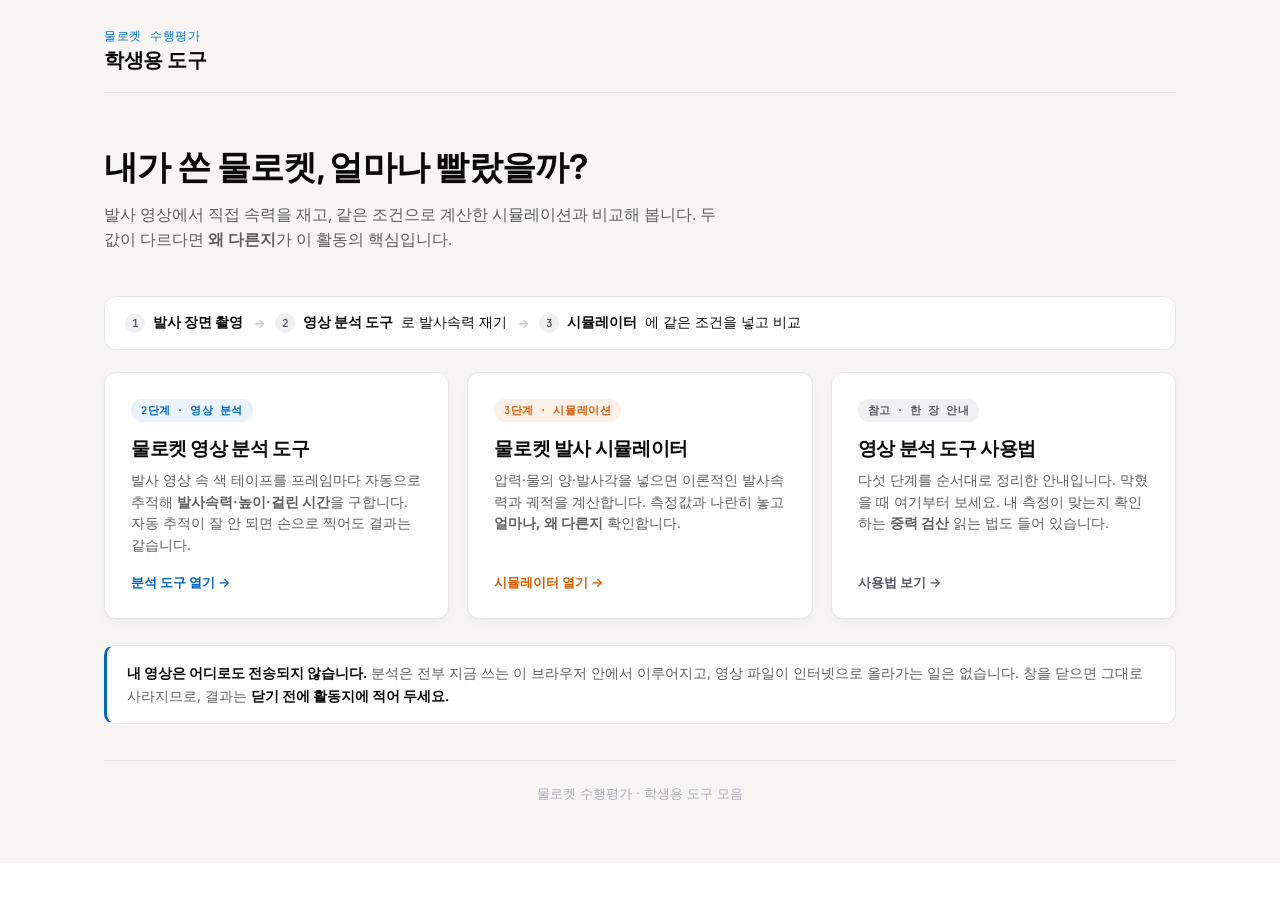
<file: index.html>
<!DOCTYPE html>
<html lang="ko">
<head>
<meta charset="UTF-8" />
<meta name="viewport" content="width=device-width, initial-scale=1.0" />
<title>물로켓 수행평가 · 학생용 도구</title>
<meta name="description" content="물로켓 발사 영상을 분석해 발사속력을 구하고, 시뮬레이션과 비교하는 학생용 도구 모음" />
<link rel="preconnect" href="https://fonts.googleapis.com">
<link rel="preconnect" href="https://fonts.gstatic.com" crossorigin>
<link href="https://fonts.googleapis.com/css2?family=Inter:wght@400;500;600;700;800&family=JetBrains+Mono:wght@400;500;600;700&display=swap" rel="stylesheet">
<link rel="stylesheet" href="shared/theme.css" />
<style>
  /* 기존 허브(index.html)와 같은 Notion 계열 카드 레이아웃을 이 페이지 한정으로 쓴다. */

  body[data-page="hub"] {
    --accent: var(--notion-blue);
    --accent-soft: var(--notion-blue-soft);
    --font-display: 'Inter', -apple-system, sans-serif;
    --paper: #f6f5f4;
    background: var(--paper);
  }

  body[data-page="hub"] .page { max-width: 1120px; }

  body[data-page="hub"] h1,
  body[data-page="hub"] h2 { font-family: var(--font-display); letter-spacing: -0.02em; }

  .topbar .eyebrow { font-family: var(--font-mono); }

  .hub-hero { padding: 20px 0 28px; }
  .hub-hero h1 { font-size: 34px; font-weight: 700; margin-top: 10px; letter-spacing: -0.03em; }
  .hub-hero p { color: var(--ink-muted, var(--steel)); font-size: 15.5px; max-width: 620px; margin-top: 12px; line-height: 1.6; }

  /* 순서 안내 — 학생이 어느 도구를 먼저 열어야 하는지 헷갈리지 않게 */
  .flow {
    display: flex;
    flex-wrap: wrap;
    align-items: center;
    gap: 10px;
    background: #ffffff;
    border: 1px solid var(--hairline);
    border-radius: 12px;
    padding: 16px 20px;
    margin-bottom: 22px;
  }
  .flow-step {
    display: inline-flex;
    align-items: center;
    gap: 8px;
    font-size: 13.5px;
    color: var(--ink);
  }
  .flow-step b { font-weight: 600; }
  .flow-no {
    display: inline-flex;
    align-items: center;
    justify-content: center;
    width: 20px; height: 20px;
    border-radius: 9999px;
    background: #eef0f2;
    color: #545a60;
    font-family: var(--font-mono);
    font-size: 11px;
    font-weight: 600;
  }
  .flow-arrow { color: #b6bbc0; font-size: 13px; }

  .sim-grid {
    display: grid;
    grid-template-columns: repeat(auto-fit, minmax(280px, 1fr));
    gap: 18px;
  }

  .sim-card {
    display: flex;
    flex-direction: column;
    text-decoration: none;
    color: var(--ink);
    background: #ffffff;
    padding: 26px;
    border-radius: 12px;
    border: 1px solid var(--hairline);
    box-shadow: 0 1px 2px rgba(0, 0, 0, 0.02), 0 4px 10px rgba(0, 0, 0, 0.03);
    transition: border-color 0.15s, transform 0.15s, box-shadow 0.15s;
  }

  .sim-card:hover {
    border-color: var(--card-accent, var(--ink));
    transform: translateY(-2px);
    box-shadow: 0 2px 4px rgba(0, 0, 0, 0.03), 0 10px 22px rgba(0, 0, 0, 0.06);
  }

  .sim-card .tag {
    display: inline-flex;
    align-items: center;
    align-self: flex-start;
    font-family: var(--font-mono);
    font-size: 10.5px;
    font-weight: 600;
    letter-spacing: 0.05em;
    text-transform: uppercase;
    color: var(--card-accent, var(--steel));
    background: var(--card-accent-soft, var(--surface));
    padding: 4px 10px;
    border-radius: 9999px;
    margin-bottom: 14px;
  }

  .sim-card h2 { font-size: 19px; font-weight: 700; margin: 0 0 8px; letter-spacing: -0.01em; }
  .sim-card p { font-size: 13.5px; color: var(--ink-muted, var(--steel)); line-height: 1.6; margin: 0 0 18px; flex: 1; }

  .sim-card .go {
    font-size: 13px;
    font-weight: 600;
    color: var(--card-accent, var(--ink));
    display: inline-flex;
    align-items: center;
    gap: 4px;
  }

  .sim-card.coral { --card-accent: #dd5b00; --card-accent-soft: #fdf1e7; }
  .sim-card.steel { --card-accent: #0066cc; --card-accent-soft: #eaf2fb; }
  .sim-card.slate { --card-accent: #545a60; --card-accent-soft: #eef0f2; }

  /* 영상이 업로드되지 않는다는 사실은 학생이 제일 궁금해하는 것이라 눈에 띄게 둔다. */
  .privacy {
    margin-top: 26px;
    background: #ffffff;
    border: 1px solid var(--hairline);
    border-left: 3px solid #0066cc;
    border-radius: 10px;
    padding: 16px 20px;
    font-size: 13.5px;
    line-height: 1.65;
    color: var(--ink-muted, var(--steel));
  }
  .privacy b { color: var(--ink); font-weight: 600; }

  body[data-page="hub"] .footer {
    margin-top: 36px;
    padding: 24px 0 4px;
    border-top: 1px solid var(--hairline);
    color: var(--ink-muted, var(--muted));
    font-size: 13px;
  }
</style>
</head>
<body data-page="hub">

<div class="page">

  <header class="topbar">
    <div class="brand">
      <div>
        <span class="eyebrow">물로켓 수행평가</span>
        <h1 style="font-size:20px;">학생용 도구</h1>
      </div>
    </div>
  </header>

  <section class="hub-hero">
    <h1>내가 쏜 물로켓, 얼마나 빨랐을까?</h1>
    <p>발사 영상에서 직접 속력을 재고, 같은 조건으로 계산한 시뮬레이션과 비교해 봅니다.
       두 값이 다르다면 <b>왜 다른지</b>가 이 활동의 핵심입니다.</p>
  </section>

  <div class="flow">
    <span class="flow-step"><span class="flow-no">1</span><b>발사 장면 촬영</b></span>
    <span class="flow-arrow">→</span>
    <span class="flow-step"><span class="flow-no">2</span><b>영상 분석 도구</b>로 발사속력 재기</span>
    <span class="flow-arrow">→</span>
    <span class="flow-step"><span class="flow-no">3</span><b>시뮬레이터</b>에 같은 조건을 넣고 비교</span>
  </div>

  <section class="sim-grid">

    <a class="sim-card steel" href="video-analyzer.html">
      <span class="tag">2단계 · 영상 분석</span>
      <h2>물로켓 영상 분석 도구</h2>
      <p>발사 영상 속 색 테이프를 프레임마다 자동으로 추적해 <b>발사속력·높이·걸린 시간</b>을 구합니다.
         자동 추적이 잘 안 되면 손으로 찍어도 결과는 같습니다.</p>
      <span class="go">분석 도구 열기 →</span>
    </a>

    <a class="sim-card coral" href="water-rocket-v2.html">
      <span class="tag">3단계 · 시뮬레이션</span>
      <h2>물로켓 발사 시뮬레이터</h2>
      <p>압력·물의 양·발사각을 넣으면 이론적인 발사속력과 궤적을 계산합니다.
         측정값과 나란히 놓고 <b>얼마나, 왜 다른지</b> 확인합니다.</p>
      <span class="go">시뮬레이터 열기 →</span>
    </a>

    <a class="sim-card slate" href="water-rocket-tool-guide.html">
      <span class="tag">참고 · 한 장 안내</span>
      <h2>영상 분석 도구 사용법</h2>
      <p>다섯 단계를 순서대로 정리한 안내입니다. 막혔을 때 여기부터 보세요.
         내 측정이 맞는지 확인하는 <b>중력 검산</b> 읽는 법도 들어 있습니다.</p>
      <span class="go">사용법 보기 →</span>
    </a>

  </section>

  <p class="privacy">
    <b>내 영상은 어디로도 전송되지 않습니다.</b>
    분석은 전부 지금 쓰는 이 브라우저 안에서 이루어지고, 영상 파일이 인터넷으로 올라가는 일은 없습니다.
    창을 닫으면 그대로 사라지므로, 결과는 <b>닫기 전에 활동지에 적어 두세요.</b>
  </p>

  <footer class="footer">물로켓 수행평가 · 학생용 도구 모음</footer>

</div>

</body>
</html>
</file>
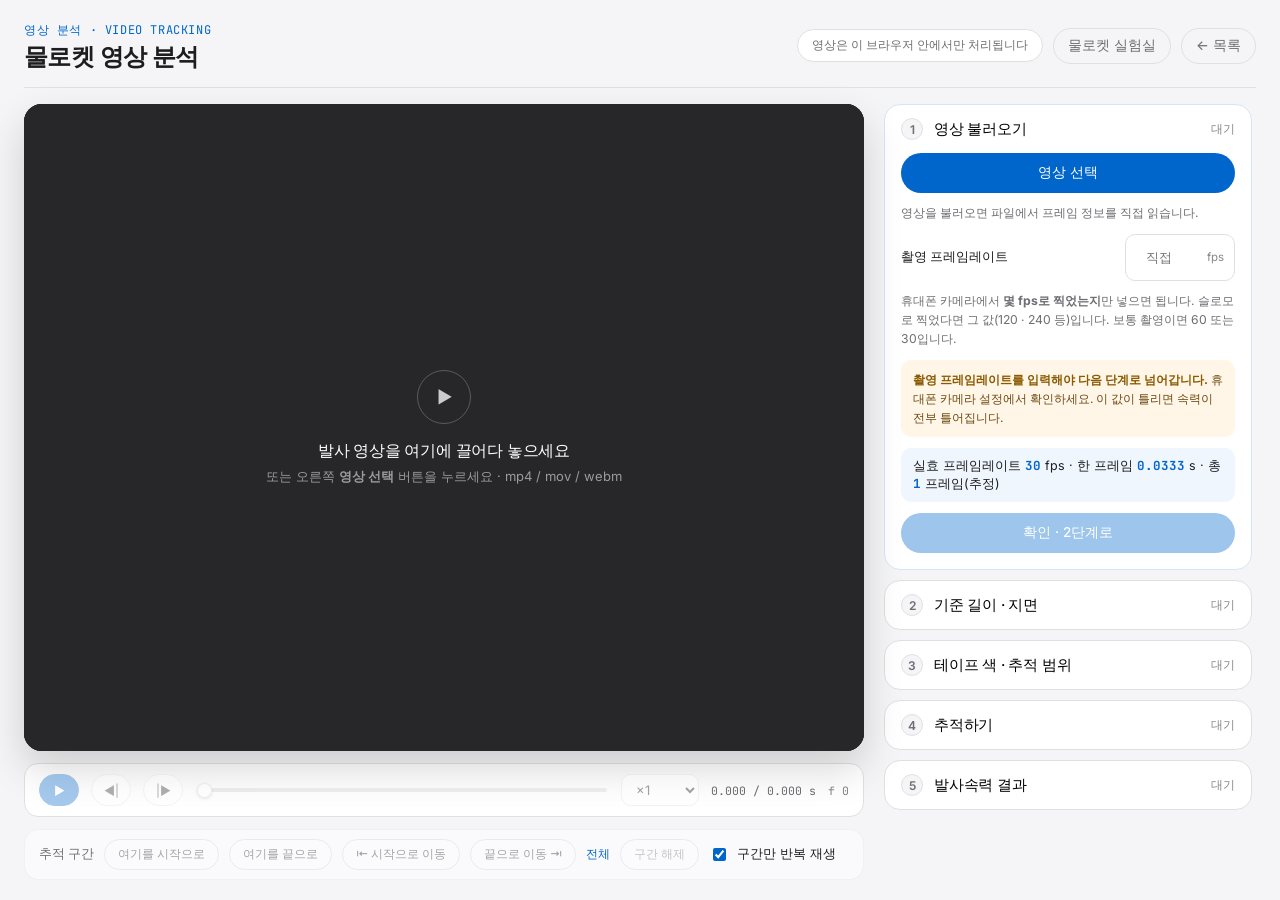
<file: video-analyzer.html>
<!DOCTYPE html>
<html lang="ko">
<head>
<meta charset="UTF-8" />
<meta name="viewport" content="width=device-width, initial-scale=1.0" />
<title>물로켓 영상 분석 · 물리 시뮬레이터</title>
<meta name="description" content="발사 영상 속 색 테이프를 추적해 물로켓의 발사속력·높이·시간을 구하는 브라우저 영상 분석 도구. 영상은 외부로 전송되지 않습니다." />
<link rel="preconnect" href="https://fonts.googleapis.com">
<link rel="preconnect" href="https://fonts.gstatic.com" crossorigin>
<link href="https://fonts.googleapis.com/css2?family=Inter:wght@400;500;600;700&family=JetBrains+Mono:wght@400;500;600&display=swap" rel="stylesheet">
<link rel="stylesheet" href="shared/theme.css" />
<link rel="stylesheet" href="video-analyzer.css" />
</head>
<body data-page="video-analyzer">

<div class="page">

  <header class="topbar">
    <div class="brand">
      <div>
        <span class="eyebrow">영상 분석 · Video tracking</span>
        <h1>물로켓 영상 분석</h1>
      </div>
    </div>
    <div class="topbar-actions">
      <span class="privacy-note">영상은 이 브라우저 안에서만 처리됩니다</span>
      <a class="back-link" href="water-rocket-v2.html">물로켓 실험실</a>
      <a class="back-link" href="index.html">&larr; 목록</a>
    </div>
  </header>

  <main class="va-layout">

    <!-- ==================== 영상 스테이지 ==================== -->
    <section class="stage-col">

      <div class="stage" id="stage">
        <video id="video" playsinline muted preload="auto"></video>
        <canvas id="overlay"></canvas>

        <div class="stage-drop" id="stageDrop">
          <div class="drop-inner">
            <div class="drop-icon">&#9654;</div>
            <p class="drop-title">발사 영상을 여기에 끌어다 놓으세요</p>
            <p class="drop-sub">또는 오른쪽 <b>영상 선택</b> 버튼을 누르세요 · mp4 / mov / webm</p>
          </div>
        </div>

        <div class="stage-mode" id="stageMode" hidden></div>
        <div class="stage-busy" id="stageBusy" hidden><span class="spin"></span>추적 중…</div>
      </div>

      <div class="transport">
        <button class="tp-btn tp-play" id="playBtn" type="button" disabled aria-label="재생/일시정지">&#9654;</button>
        <button class="tp-btn" id="prevFrameBtn" type="button" disabled aria-label="이전 프레임">&#9664;|</button>
        <button class="tp-btn" id="nextFrameBtn" type="button" disabled aria-label="다음 프레임">|&#9654;</button>
        <input type="range" id="scrubber" class="scrubber" min="0" max="1000" value="0" step="1" disabled aria-label="재생 위치" />
        <select id="rateSelect" class="tp-rate" aria-label="재생 속도" disabled>
          <option value="1">&times;1</option>
          <option value="0.5">&times;0.5</option>
          <option value="0.25">&times;0.25</option>
          <option value="0.1">&times;0.1</option>
          <option value="step8">8 f/s</option>
          <option value="step4">4 f/s</option>
          <option value="step2">2 f/s</option>
        </select>
        <span class="tp-time mono" id="timeReadout">0.000 / 0.000 s</span>
        <span class="tp-frame mono" id="frameReadout">f 0</span>
      </div>

      <div class="range-bar">
        <span class="range-label">추적 구간</span>
        <button class="btn-mini" id="setStartBtn" type="button" disabled>여기를 시작으로</button>
        <button class="btn-mini" id="setEndBtn" type="button" disabled>여기를 끝으로</button>
        <button class="btn-mini" id="gotoStartBtn" type="button" disabled title="추적 구간의 시작 프레임으로 이동">&#8676; 시작으로 이동</button>
        <button class="btn-mini" id="gotoEndBtn" type="button" disabled title="추적 구간의 끝 프레임으로 이동">끝으로 이동 &#8677;</button>
        <span class="range-readout mono" id="rangeReadout">전체</span>
        <button class="btn-mini ghost" id="clearRangeBtn" type="button" disabled>구간 해제</button>
        <label class="check"><input type="checkbox" id="loopRange" checked /> <span>구간만 반복 재생</span></label>
      </div>

    </section>

    <!-- ==================== 단계 패널 ==================== -->
    <aside class="panel-col" id="panelCol">

      <!-- 1 영상 불러오기 -->
      <section class="step-card open" data-step="1">
        <button class="step-head" type="button">
          <span class="step-no">1</span>
          <span class="step-name">영상 불러오기</span>
          <span class="step-state" id="state1">대기</span>
        </button>
        <div class="step-body">
          <input type="file" id="fileInput" accept="video/*" hidden />
          <button class="btn btn-primary block" id="pickBtn" type="button">영상 선택</button>

          <p class="field-hint" id="fpsDetected">영상을 불러오면 파일에서 프레임 정보를 직접 읽습니다.</p>

          <div class="field-row">
            <label for="shotFps">촬영 프레임레이트</label>
            <div class="num-input"><input type="number" id="shotFps" min="1" max="1000" step="1" placeholder="직접 입력" /><span class="unit">fps</span></div>
          </div>
          <p class="field-hint">휴대폰 카메라에서 <b>몇 fps로 찍었는지</b>만 넣으면 됩니다.
            슬로모로 찍었다면 그 값(120 · 240 등)입니다. 보통 촬영이면 60 또는 30입니다.</p>
          <!-- 기본값을 두지 않는다. 값이 미리 채워져 있으면 학생이 손대지 않고 지나가는데,
               이 값이 틀리면 속력이 통째로 틀어지면서 화면에는 아무 표시도 나지 않는다. -->
          <div class="callout warn" id="fpsNeeded">
            <b>촬영 프레임레이트를 입력해야 다음 단계로 넘어갑니다.</b>
            휴대폰 카메라 설정에서 확인하세요. 이 값이 틀리면 속력이 전부 틀어집니다.
          </div>

          <!-- MP4/MOV가 아니거나 파싱이 실패했을 때만 쓰는 수동 입력 -->
          <div id="fallbackBox" hidden>
            <div class="callout warn">
              <b>파일에서 프레임 정보를 읽지 못했습니다.</b>
              MP4 · MOV가 아니면 아래 값을 직접 맞춰야 합니다.
              한 프레임씩 넘겨 보면서 <b>매번 조금씩 움직이는</b> 값을 찾으세요.
            </div>
            <div class="field-row">
              <label for="fpsInput">파일 프레임레이트</label>
              <div class="num-input"><input type="number" id="fpsInput" min="1" max="1000" step="1" value="30" /><span class="unit">fps</span></div>
            </div>
            <div class="field-row">
              <label for="slowSelect">슬로모 배속</label>
              <select id="slowSelect">
                <option value="1">&times;1 (보정 없음)</option>
                <option value="2">&times;2</option>
                <option value="4">&times;4</option>
                <option value="8">&times;8</option>
              </select>
            </div>
          </div>

          <p class="eff-fps" id="effBox">영상을 불러오면 여기에 요약이 나옵니다.</p>
          <button class="btn btn-primary block step-next" id="next1" data-next="2" type="button" disabled>확인 · 2단계로</button>

        </div>
      </section>

      <!-- 2 기준 길이 -->
      <section class="step-card" data-step="2">
        <button class="step-head" type="button">
          <span class="step-no">2</span>
          <span class="step-name">기준 길이 · 지면</span>
          <span class="step-state" id="state2">대기</span>
        </button>
        <div class="step-body">
          <p class="field-hint">발사대 옆에 세운 <b>기준 물체</b>의 위아래 끝을 영상 위에서 드래그해 선으로 이으세요.</p>
          <button class="btn btn-secondary block" id="scaleBtn" type="button" disabled>기준선 긋기</button>

          <div class="field-row">
            <label for="scaleLength">실제 길이</label>
            <div class="num-input"><input type="number" id="scaleLength" min="0.01" step="0.01" value="1" /><span class="unit">m</span></div>
          </div>
          <p class="field-hint mono" id="scaleReadout">기준선이 아직 없습니다.</p>

          <div class="field-row">
            <label>지면 높이</label>
            <button class="btn-mini" id="groundBtn" type="button" disabled>직접 지정</button>
          </div>
          <p class="field-hint" id="groundReadout">기준선의 <b>아래쪽 끝</b>을 지면으로 봅니다.</p>

          <div class="callout">
            <b>촬영 주의</b> 카메라는 발사 궤도에 <b>수직</b>으로, 충분히 <b>멀리서</b> 찍어야 합니다.
            로켓이 카메라 쪽으로 다가오거나 멀어지면 화면상 크기가 변해 속력이 실제보다 작게 나옵니다.
          </div>
          <button class="btn btn-primary block step-next" id="next2" data-next="3" type="button" disabled>확인 · 3단계로</button>

        </div>
      </section>

      <!-- 3 테이프 색 -->
      <section class="step-card" data-step="3">
        <button class="step-head" type="button">
          <span class="step-no">3</span>
          <span class="step-name">테이프 색 · 추적 범위</span>
          <span class="step-state" id="state3">대기</span>
        </button>
        <div class="step-body">
          <p class="field-hint">발사 직전 프레임으로 이동한 뒤, <b>테이프 한가운데에서 바깥으로 드래그</b>하세요.
            시작점의 색을 읽고, 드래그한 길이가 <b>추적 범위의 반지름</b>이 됩니다.</p>

          <button class="btn btn-secondary block" id="pickColorBtn" type="button" disabled>색 &middot; 범위 지정 (영상에서 드래그)</button>
          <p class="field-hint mono" id="roiReadout">아직 범위가 없습니다.</p>
          <p class="field-hint" id="roiAdvice"></p>

          <button class="btn btn-secondary block" id="resampleBtn" type="button" disabled>범위 안에서 색만 다시 고르기</button>
          <p class="field-hint mono" id="colorReadout">&ndash;</p>

          <div class="field-row">
            <label for="roiRadius">범위 반지름</label>
            <span class="val mono" id="roiRadiusVal">&ndash;</span>
          </div>
          <input type="range" id="roiRadius" min="8" max="400" step="1" value="60" disabled />

          <p class="field-hint label-with-help">색이 잘못 잡혔으면 아래 <b>테이프 색</b>에서 고르세요.
            <button class="info-btn" type="button" data-help="helpSwatch" aria-label="테이프 색 설명">i</button></p>
          <div class="help-panel" id="helpSwatch" hidden>
            <p>많이 쓰는 <b>형광 테이프 색 5가지</b>입니다. 누르면 <b>찾는 색만</b> 그 색으로 바뀌고,
              <b>추적 범위(원)는 그대로 유지</b>됩니다.</p>
            <p>영상에서 드래그해 색을 집을 때 테이프가 아니라 <b>반사광이나 배경</b>이 잡히는 일이 흔합니다.
              그럴 때 다시 드래그하지 말고 여기서 고르는 편이 빠릅니다.</p>
            <p class="tip">고른 뒤 아래 <b>검출 결과 겹쳐 보기</b>로 실제로 로켓이 칠해지는지 꼭 확인하세요.</p>
          </div>
          <div class="swatch-row" id="swatchRow">
            <button class="swatch" type="button" data-color="#ff5a00" style="--sw:#ff5a00" aria-label="형광 주황"></button>
            <button class="swatch" type="button" data-color="#ff2d78" style="--sw:#ff2d78" aria-label="형광 분홍"></button>
            <button class="swatch" type="button" data-color="#8cff1a" style="--sw:#8cff1a" aria-label="형광 연두"></button>
            <button class="swatch" type="button" data-color="#00c2ff" style="--sw:#00c2ff" aria-label="하늘색"></button>
            <button class="swatch" type="button" data-color="#ffe600" style="--sw:#ffe600" aria-label="형광 노랑"></button>
          </div>

          <div class="field-row">
            <span class="label-with-help"><label for="hueTol">허용 오차</label>
              <button class="info-btn" type="button" data-help="helpHue" aria-label="허용 오차 설명">i</button></span>
            <span class="val mono" id="hueTolVal">20&deg;</span>
          </div>
          <div class="help-panel" id="helpHue" hidden>
            <p>고른 색에서 <b>얼마나 벗어난 색까지</b> 같은 색으로 볼지 정합니다.</p>
            <p><b>좁히면(작게)</b> 그 색만 정확히 찾습니다. 엉뚱한 물체를 잡을 일은 줄지만,
              로켓이 멀어져 색이 흐려지면 놓칩니다.<br />
              <b>넓히면(크게)</b> 흐릿해져도 따라가지만, 배경의 비슷한 색을 로켓으로 착각할 수 있습니다.</p>
            <p class="tip">20°로 시작 → 자꾸 놓치면 30~40° → 엉뚱한 데를 잡으면 10~15°</p>
          </div>
          <input type="range" id="hueTol" min="4" max="60" step="1" value="20" disabled />

          <div class="field-row">
            <span class="label-with-help"><label for="satMin">최소 선명도</label>
              <button class="info-btn" type="button" data-help="helpSat" aria-label="최소 선명도 설명">i</button></span>
            <span class="val mono" id="satMinVal">0.35</span>
          </div>
          <div class="help-panel" id="helpSat" hidden>
            <p>색이 <b>얼마나 진해야</b> 로켓으로 인정할지 정합니다.
              하늘·구름·흰 물줄기·회색 건물처럼 <b>색기가 옅은 것</b>은 이 값으로 걸러집니다.</p>
            <p class="tip">하늘을 배경으로 찍었다면 <b>과감히 낮추세요 (0.15~0.20)</b>.
              하늘 자체가 선명도가 낮아서, 낮춰도 하늘을 잘못 잡지 않으면서
              <b>멀어져 색이 옅어진 로켓을 살릴 수 있습니다.</b></p>
            <p>잔디·건물처럼 <b>색이 뚜렷한 배경</b> 앞이라면 반대로 0.40~0.50으로 올리세요.</p>
          </div>
          <input type="range" id="satMin" min="0.05" max="0.9" step="0.01" value="0.35" disabled />

          <div class="label-with-help">
            <label class="check"><input type="checkbox" id="maskToggle" disabled /> <span>검출 결과 겹쳐 보기</span></label>
            <button class="info-btn" type="button" data-help="helpMask" aria-label="검출 결과 겹쳐 보기 설명">i</button>
          </div>
          <div class="help-panel" id="helpMask" hidden>
            <p>지금 설정으로 <b>어떤 픽셀을 로켓 색으로 보는지</b> 영상 위에 칠해서 보여줍니다.
              켜 두고 위 두 슬라이더를 움직이며 <b>로켓만 칠해지고 배경은 안 칠해지는 지점</b>을 찾으세요.</p>
            <p class="warn-line"><b>⚠️ 가까울 때와 멀 때를 모두 확인하세요.</b>
              발사 직후 프레임에만 맞춰 두면, 로켓이 멀어져 작고 흐려졌을 때 놓칩니다.
              <b>추적이 중간에 끊기는 가장 흔한 원인입니다.</b></p>
          </div>
          <p class="field-hint mono" id="maskReadout">&ndash;</p>
          <button class="btn btn-primary block step-next" id="next3" data-next="4" type="button" disabled>확인 · 4단계로</button>

        </div>
      </section>

      <!-- 4 추적 -->
      <section class="step-card" data-step="4">
        <button class="step-head" type="button">
          <span class="step-no">4</span>
          <span class="step-name">추적하기</span>
          <span class="step-state" id="state4">대기</span>
        </button>
        <div class="step-body">
          <button class="btn btn-primary block" id="trackBtn" type="button" disabled>자동 추적 시작</button>
          <!-- 손으로 점을 찍은 뒤 이 버튼을 누르면 처음부터 다시 시작한다.
               이어서 하려면 아래 [이 프레임부터 다시 추적]이어야 한다 — 혼동이 잦아 못박아 둔다. -->
          <p class="field-hint">이 버튼은 <b>추적 구간의 처음부터</b> 다시 시작합니다.
            멈춘 자리에서 <b>이어서</b> 하려면 아래 <b>[이 프레임부터 다시 추적]</b>을 쓰세요.</p>
          <div class="progress" id="progressWrap" hidden><div class="progress-fill" id="progressFill"></div></div>
          <p class="field-hint mono" id="trackReadout">아직 추적하지 않았습니다.</p>

          <button class="btn btn-secondary block" id="manualBtn" type="button" disabled>손으로 찍기 시작</button>
          <div class="callout">
            <b>손으로 찍기</b> 켜 두면 영상을 클릭할 때마다 그 자리에 <b>보라색 점</b>이 찍히고
            <b>자동으로 다음 프레임으로 넘어갑니다.</b> 클릭만 반복하면 한 프레임씩 따라갈 수 있습니다.
            자동 추적이 잘 안 되는 구간은 이 방법이 가장 확실합니다.
          </div>

          <div class="callout">
            <b>범위 안만 봅니다</b> 추적 범위(원)는 로켓을 따라 움직이며,
            <b>범위 밖의 같은 색은 절대 잡지 않습니다.</b>
            색을 놓치면 원이 <b>점선</b>으로 바뀌며 잠시 넓어졌다가, 다시 찾으면 원래 크기로 돌아갑니다.
          </div>
          <div class="callout">
            <b>궤적이 튀었을 때</b> 튀기 시작한 <b>점을 클릭</b>하면 그 프레임으로 이동합니다.
            거기서 <b>[이 점부터 뒤 전부 삭제]</b>를 누르면 그 점과 뒤의 점이 모두 지워지므로,
            그 프레임부터 <b>손으로 찍기</b>로 이어 가면 됩니다.
          </div>
          <div class="btn-row">
            <button class="btn-mini" id="delFromHereBtn" type="button" disabled>이 점부터 뒤 전부 삭제</button>
            <button class="btn-mini" id="retrackBtn" type="button" disabled>이 프레임부터 다시 추적</button>
            <button class="btn-mini" id="delPointBtn" type="button" disabled>이 프레임 점만 삭제</button>
            <button class="btn-mini ghost" id="clearPointsBtn" type="button" disabled>전체 지우기</button>
          </div>
          <button class="btn btn-primary block step-next" id="next4" data-next="5" type="button" disabled>확인 · 5단계로</button>

        </div>
      </section>

      <!-- 5 결과 -->
      <section class="step-card" data-step="5">
        <button class="step-head" type="button">
          <span class="step-no">5</span>
          <span class="step-name">발사속력 결과</span>
          <span class="step-state" id="state5">대기</span>
        </button>
        <div class="step-body">
          <div class="graph-wrap"><canvas id="graph"></canvas></div>
          <p class="field-hint">속력이 가장 커진 지점이 <b>발사속력</b>입니다. 그래프를 클릭해 지점을 직접 고를 수도 있습니다.</p>
          <div class="callout">
            <b>왜 조금 낮게 나올까?</b> 속력은 앞뒤 프레임의 이동거리로 구하므로,
            물이 다 빠지는 <b>꺾이는 순간</b>은 원래보다 조금 완만하게 측정됩니다.
            30 fps면 약 <b>5%</b>, 120 fps면 약 <b>1%</b> 낮게 나옵니다. 느리게 찍을수록 정확합니다.
          </div>

          <!-- 고정: 자동으로 찾은 최고 속력. 그래프를 클릭해도 바뀌지 않는다. -->
          <div class="res-block peak-block">
            <div class="rb-head"><span class="rb-dot peak"></span>발사속력<span class="rb-tag" id="peakTag">자동 판정</span></div>
            <button class="btn-mini" id="autoPeakBtn" type="button" hidden>자동 판정으로 되돌리기</button>
            <div class="peak-main">
              <span class="peak-val mono" id="resSpeed">&ndash;</span>
              <button class="btn-copy" type="button" data-copy="resSpeed" disabled>복사</button>
            </div>
            <div class="result-list">
              <div class="result-item">
                <span class="r-label">그때의 높이</span>
                <span class="r-value mono" id="resHeight">&ndash;</span>
                <button class="btn-copy" type="button" data-copy="resHeight" disabled>복사</button>
              </div>
              <div class="result-item">
                <span class="r-label">걸린 시간</span>
                <span class="r-value mono" id="resTime">&ndash;</span>
                <button class="btn-copy" type="button" data-copy="resTime" disabled>복사</button>
              </div>
            </div>
            <p class="field-hint mono" id="resAngle">&ndash;</p>
            <div class="callout" id="trustBox" hidden></div>
            <div class="callout" id="plausibility" hidden></div>
          </div>

          <!-- 가변: 그래프에서 클릭한 지점 -->
          <div class="res-block probe-block">
            <div class="rb-head"><span class="rb-dot probe"></span>살펴보기<span class="rb-tag">그래프 클릭</span></div>
            <p class="field-hint" id="probeEmpty">그래프의 아무 지점이나 클릭하면 그 순간의 값이 여기에 나옵니다.
              위의 발사속력은 그대로 유지됩니다.</p>
            <div id="probeBox" hidden>
              <div class="result-list">
                <div class="result-item"><span class="r-label">속력</span><span class="r-value mono" id="probeSpeed">&ndash;</span></div>
                <div class="result-item"><span class="r-label">높이</span><span class="r-value mono" id="probeHeight">&ndash;</span></div>
                <div class="result-item"><span class="r-label">시간</span><span class="r-value mono" id="probeTime">&ndash;</span></div>
              </div>
              <button class="btn-mini" id="setPeakBtn" type="button">이 지점을 발사속력으로</button>
            </div>
          </div>

          <button class="btn btn-primary block" id="copyAllBtn" type="button" disabled>발사속력 세 값 한꺼번에 복사</button>
          <a class="btn btn-secondary block link-btn" href="water-rocket-v2.html">물로켓 실험실에 입력하러 가기 &rarr;</a>
        </div>
      </section>

    </aside>

  </main>

</div>

<script src="shared/sim-utils.js"></script>
<script src="video-analyzer.js"></script>
</body>
</html>
</file>
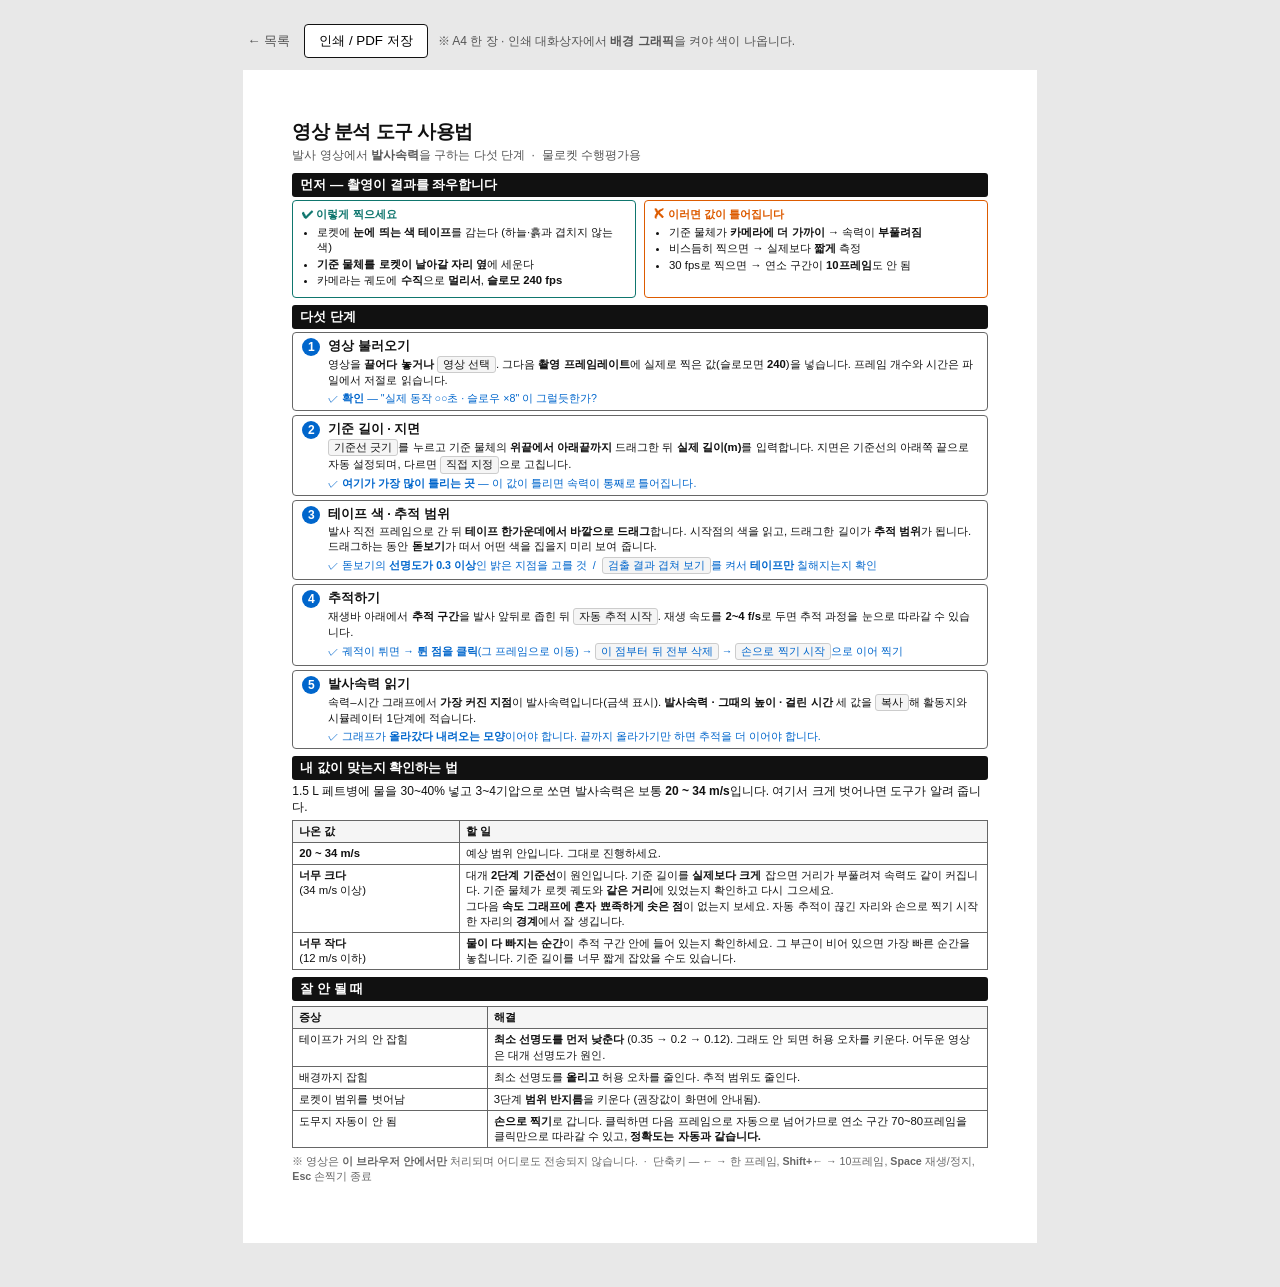
<file: water-rocket-tool-guide.html>
<!DOCTYPE html>
<html lang="ko">
<head>
<meta charset="UTF-8" />
<meta name="viewport" content="width=device-width, initial-scale=1.0" />
<title>영상 분석 도구 사용법 (한 장 안내)</title>
<style>
  :root {
    --ink:#111; --steel:#555; --muted:#888; --line:#ccc; --line-strong:#666;
    --accent:#0066cc; --orange:#dd5b00; --green:#0f766e; --fill:#f5f5f5;
  }
  * { box-sizing:border-box; }
  body {
    margin:0; padding:24px; background:#e8e8e8; color:var(--ink);
    font-family:"Malgun Gothic","맑은 고딕",-apple-system,sans-serif;
    font-size:10pt; line-height:1.5;
  }
  .sheet { background:#fff; max-width:210mm; margin:0 auto 20px; padding:13mm 13mm; }

  h1 { font-size:15pt; margin:0 0 3px; letter-spacing:-0.5px; }
  .subtitle { color:var(--steel); font-size:9pt; margin:0 0 10px; }

  h2 { font-size:10.5pt; margin:13px 0 6px; padding:4px 9px;
       background:var(--ink); color:#fff; border-radius:3px; }

  .steps { display:flex; flex-direction:column; gap:6px; }
  .step { display:flex; gap:9px; border:1px solid var(--line-strong); border-radius:4px; padding:7px 10px; }
  .step .no {
    flex:0 0 20px; height:20px; border-radius:50%; background:var(--accent); color:#fff;
    display:flex; align-items:center; justify-content:center; font-size:9.5pt; font-weight:700;
  }
  .step .body { flex:1; }
  .step .t { font-weight:700; font-size:10pt; margin-bottom:2px; }
  .step .d { font-size:9pt; line-height:1.5; }
  .step .chk { font-size:8.5pt; color:var(--accent); margin-top:3px; }
  .step .chk b { color:var(--accent); }

  .btn { display:inline-block; background:var(--fill); border:1px solid var(--line);
         border-radius:3px; padding:0 5px; font-size:8.5pt; }

  .two { display:flex; gap:9px; }
  .two > div { flex:1; }

  table { width:100%; border-collapse:collapse; margin:5px 0; }
  th,td { border:1px solid var(--line-strong); padding:4px 7px; font-size:9pt; vertical-align:top; }
  th { background:var(--fill); font-weight:600; text-align:left; }

  .warn { border:1.5px solid var(--orange); border-radius:4px; padding:7px 10px; font-size:9pt; }
  .warn .wt { color:var(--orange); font-weight:700; margin-bottom:3px; }

  .good { border:1.5px solid var(--green); border-radius:4px; padding:7px 10px; font-size:9pt; }
  .good .gt { color:var(--green); font-weight:700; margin-bottom:3px; }

  ul { margin:3px 0; padding-left:16px; }
  li { margin-bottom:2px; }

  .toolbar { max-width:210mm; margin:0 auto 12px; display:flex; gap:10px; align-items:center; font-size:10pt; }
  .toolbar button { font-family:inherit; font-size:10pt; padding:7px 14px;
                    border:1px solid var(--ink); background:#fff; border-radius:4px; cursor:pointer; }
  .toolbar button:hover { background:var(--ink); color:#fff; }
  .toolbar .tip { color:#555; font-size:9pt; }
  .toolbar .back { color:var(--steel); text-decoration:none; font-size:10pt; padding:7px 4px; }
  .toolbar .back:hover { color:var(--ink); text-decoration:underline; }

  /* A4 한 장에 담기 위한 압축 — 화면·인쇄 모두 같은 밀도로 둔다 */
  body { font-size:9pt; line-height:1.34; }
  h1 { font-size:14pt; }
  h2 { font-size:10pt; margin:7px 0 3px; padding:3px 8px; }
  .steps { gap:4px; }
  .step { padding:5px 9px; gap:8px; }
  .step .t { font-size:9.5pt; margin-bottom:1px; }
  .step .d { font-size:8.5pt; line-height:1.36; }
  .step .chk { font-size:8pt; margin-top:2px; }
  .step .no { flex:0 0 18px; height:18px; font-size:9pt; }
  th,td { padding:3px 6px; font-size:8.5pt; }
  .warn, .good { padding:6px 9px; font-size:8.5pt; }
  .two { gap:8px; }
  ul { padding-left:15px; }
  li { margin-bottom:1px; }

  @media print {
    body { background:#fff; padding:0; }
    .toolbar { display:none; }
    .sheet { max-width:none; margin:0; padding:0; }
    h2, th, .step .no, .warn, .good, .btn {
      -webkit-print-color-adjust:exact; print-color-adjust:exact;
    }
    h2 { page-break-after:avoid; }
    .step, .warn, .good, table { page-break-inside:avoid; }
  }
  @page { size:A4; margin:12mm; }
</style>
</head>
<body>

<div class="toolbar">
  <!-- 배포본에만 있는 링크. 인쇄할 때는 .toolbar 자체가 숨겨지므로 종이에는 안 나온다. -->
  <a class="back" href="index.html">&larr; 목록</a>
  <button onclick="window.print()" type="button">인쇄 / PDF 저장</button>
  <span class="tip">※ A4 한 장 · 인쇄 대화상자에서 <b>배경 그래픽</b>을 켜야 색이 나옵니다.</span>
</div>

<div class="sheet">

  <h1>영상 분석 도구 사용법</h1>
  <p class="subtitle">발사 영상에서 <b>발사속력</b>을 구하는 다섯 단계 &nbsp;·&nbsp; 물로켓 수행평가용</p>

  <h2>먼저 &mdash; 촬영이 결과를 좌우합니다</h2>
  <div class="two">
    <div class="good">
      <div class="gt">✔ 이렇게 찍으세요</div>
      <ul>
        <li>로켓에 <b>눈에 띄는 색 테이프</b>를 감는다 (하늘·흙과 겹치지 않는 색)</li>
        <li><b>기준 물체를 로켓이 날아갈 자리 옆</b>에 세운다</li>
        <li>카메라는 궤도에 <b>수직</b>으로 <b>멀리서</b>, <b>슬로모 240 fps</b></li>
      </ul>
    </div>
    <div class="warn">
      <div class="wt">✘ 이러면 값이 틀어집니다</div>
      <ul>
        <li>기준 물체가 <b>카메라에 더 가까이</b> → 속력이 <b>부풀려짐</b></li>
        <li>비스듬히 찍으면 → 실제보다 <b>짧게</b> 측정</li>
        <li>30 fps로 찍으면 → 연소 구간이 <b>10프레임</b>도 안 됨</li>
      </ul>
    </div>
  </div>

  <h2>다섯 단계</h2>
  <div class="steps">

    <div class="step">
      <div class="no">1</div>
      <div class="body">
        <div class="t">영상 불러오기</div>
        <div class="d">영상을 <b>끌어다 놓거나</b> <span class="btn">영상 선택</span>. 그다음
          <b>촬영 프레임레이트</b>에 실제로 찍은 값(슬로모면 <b>240</b>)을 넣습니다.
          프레임 개수와 시간은 파일에서 저절로 읽습니다.</div>
        <div class="chk">✓ <b>확인</b> &mdash; "실제 동작 ○○초 · 슬로우 ×8" 이 그럴듯한가?</div>
      </div>
    </div>

    <div class="step">
      <div class="no">2</div>
      <div class="body">
        <div class="t">기준 길이 · 지면</div>
        <div class="d"><span class="btn">기준선 긋기</span>를 누르고 기준 물체의 <b>위끝에서 아래끝까지</b>
          드래그한 뒤 <b>실제 길이(m)</b>를 입력합니다. 지면은 기준선의 아래쪽 끝으로 자동 설정되며,
          다르면 <span class="btn">직접 지정</span>으로 고칩니다.</div>
        <div class="chk">✓ <b>여기가 가장 많이 틀리는 곳</b> &mdash; 이 값이 틀리면 속력이 통째로 틀어집니다.</div>
      </div>
    </div>

    <div class="step">
      <div class="no">3</div>
      <div class="body">
        <div class="t">테이프 색 · 추적 범위</div>
        <div class="d">발사 직전 프레임으로 간 뒤 <b>테이프 한가운데에서 바깥으로 드래그</b>합니다.
          시작점의 색을 읽고, 드래그한 길이가 <b>추적 범위</b>가 됩니다.
          드래그하는 동안 <b>돋보기</b>가 떠서 어떤 색을 집을지 미리 보여 줍니다.</div>
        <div class="chk">✓ 돋보기의 <b>선명도가 0.3 이상</b>인 밝은 지점을 고를 것 &nbsp;/&nbsp;
          <span class="btn">검출 결과 겹쳐 보기</span>를 켜서 <b>테이프만</b> 칠해지는지 확인</div>
      </div>
    </div>

    <div class="step">
      <div class="no">4</div>
      <div class="body">
        <div class="t">추적하기</div>
        <div class="d">재생바 아래에서 <b>추적 구간</b>을 발사 앞뒤로 좁힌 뒤
          <span class="btn">자동 추적 시작</span>. 재생 속도를 <b>2~4 f/s</b>로 두면 추적 과정을
          눈으로 따라갈 수 있습니다.</div>
        <div class="chk">✓ 궤적이 튀면 → <b>튄 점을 클릭</b>(그 프레임으로 이동) →
          <span class="btn">이 점부터 뒤 전부 삭제</span> → <span class="btn">손으로 찍기 시작</span>으로 이어 찍기</div>
      </div>
    </div>

    <div class="step">
      <div class="no">5</div>
      <div class="body">
        <div class="t">발사속력 읽기</div>
        <div class="d">속력–시간 그래프에서 <b>가장 커진 지점</b>이 발사속력입니다(금색 표시).
          <b>발사속력 · 그때의 높이 · 걸린 시간</b> 세 값을 <span class="btn">복사</span>해
          활동지와 시뮬레이터 1단계에 적습니다.</div>
        <div class="chk">✓ 그래프가 <b>올라갔다 내려오는 모양</b>이어야 합니다.
          끝까지 올라가기만 하면 추적을 더 이어야 합니다.</div>
      </div>
    </div>

  </div>

  <h2>내 값이 맞는지 확인하는 법</h2>
  <p style="margin:3px 0 5px;">
    1.5 L 페트병에 물을 30~40% 넣고 3~4기압으로 쏘면 발사속력은 보통
    <b>20 ~ 34 m/s</b>입니다. 여기서 크게 벗어나면 도구가 알려 줍니다.
  </p>
  <table>
    <tr><th style="width:24%;">나온 값</th><th>할 일</th></tr>
    <tr><td><b>20 ~ 34 m/s</b></td><td>예상 범위 안입니다. 그대로 진행하세요.</td></tr>
    <tr><td><b>너무 크다</b><br>(34 m/s 이상)</td>
        <td>대개 <b>2단계 기준선</b>이 원인입니다. 기준 길이를 <b>실제보다 크게</b> 잡으면
            거리가 부풀려져 속력도 같이 커집니다. 기준 물체가 로켓 궤도와
            <b>같은 거리</b>에 있었는지 확인하고 다시 그으세요.<br>
            그다음 <b>속도 그래프에 혼자 뾰족하게 솟은 점</b>이 없는지 보세요.
            자동 추적이 끊긴 자리와 손으로 찍기 시작한 자리의 <b>경계</b>에서 잘 생깁니다.</td></tr>
    <tr><td><b>너무 작다</b><br>(12 m/s 이하)</td>
        <td><b>물이 다 빠지는 순간</b>이 추적 구간 안에 들어 있는지 확인하세요.
            그 부근이 비어 있으면 가장 빠른 순간을 놓칩니다.
            기준 길이를 너무 짧게 잡았을 수도 있습니다.</td></tr>
  </table>

  <h2>잘 안 될 때</h2>
  <table>
    <tr><th style="width:28%;">증상</th><th>해결</th></tr>
    <tr><td>테이프가 거의 안 잡힘</td>
        <td><b>최소 선명도를 먼저 낮춘다</b> (0.35 → 0.2 → 0.12). 그래도 안 되면 허용 오차를 키운다.
            어두운 영상은 대개 선명도가 원인.</td></tr>
    <tr><td>배경까지 잡힘</td>
        <td>최소 선명도를 <b>올리고</b> 허용 오차를 줄인다. 추적 범위도 줄인다.</td></tr>
    <tr><td>로켓이 범위를 벗어남</td>
        <td>3단계 <b>범위 반지름</b>을 키운다 (권장값이 화면에 안내됨).</td></tr>
    <tr><td>도무지 자동이 안 됨</td>
        <td><b>손으로 찍기</b>로 갑니다. 클릭하면 다음 프레임으로 자동으로 넘어가므로 연소 구간
            70~80프레임을 클릭만으로 따라갈 수 있고, <b>정확도는 자동과 같습니다.</b></td></tr>
  </table>

  <p style="margin-top:6px;font-size:8pt;color:#666;">
    ※ 영상은 <b>이 브라우저 안에서만</b> 처리되며 어디로도 전송되지 않습니다. &nbsp;·&nbsp;
    단축키 &mdash; <b>← →</b> 한 프레임, <b>Shift+← →</b> 10프레임, <b>Space</b> 재생/정지, <b>Esc</b> 손찍기 종료
  </p>

</div>

</body>
</html>
</file>
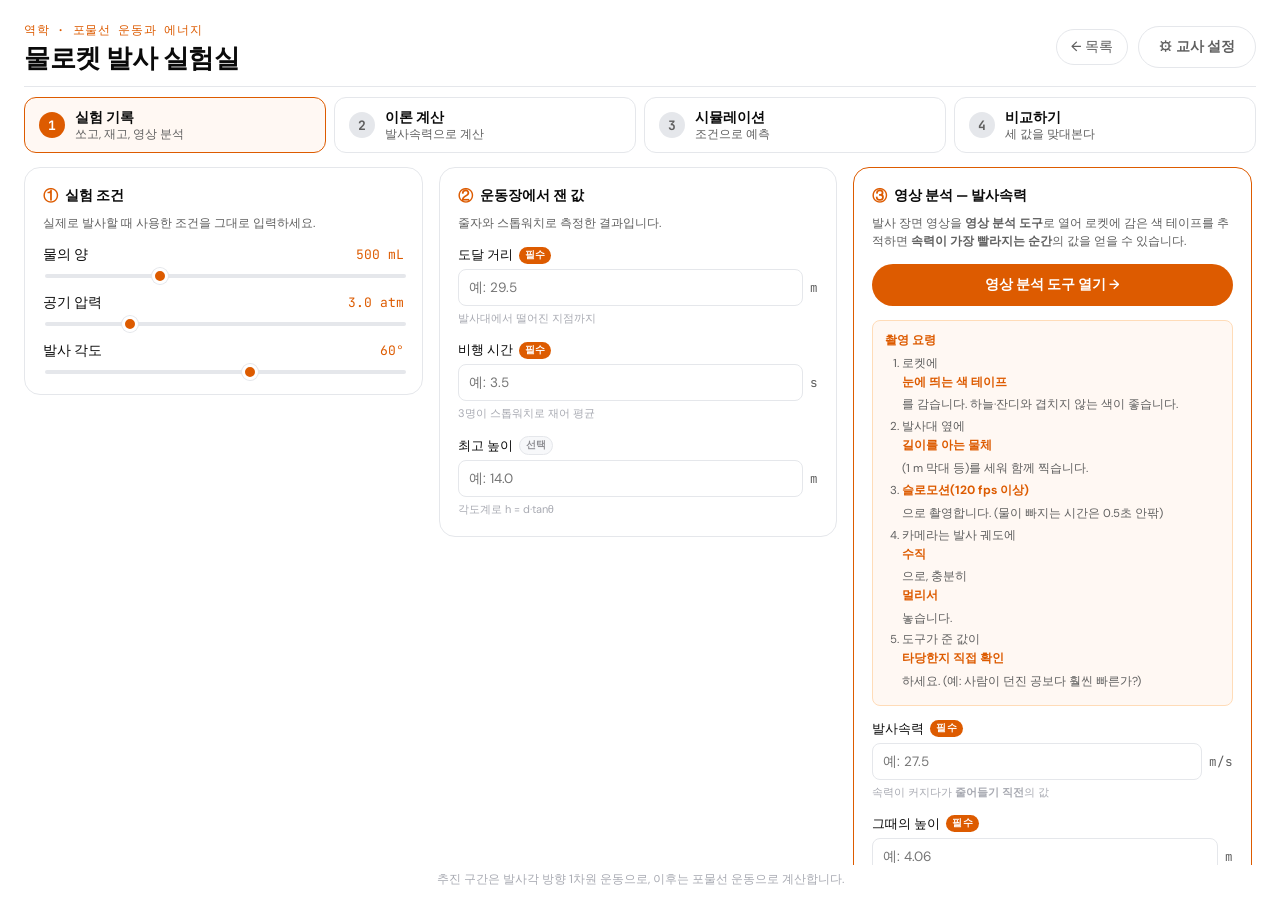
<file: water-rocket-v2.html>
<!DOCTYPE html>
<html lang="ko">
<head>
<meta charset="UTF-8" />
<meta name="viewport" content="width=device-width, initial-scale=1.0" />
<title>물로켓 발사 실험실 (v2) · 물리 시뮬레이터</title>
<meta name="description" content="실제 발사 → 영상 분석 → 이론 계산 → 시뮬레이션 비교 순서로 물로켓의 포물선 운동과 역학적 에너지를 다루는 수행평가용 시뮬레이션" />
<link rel="preconnect" href="https://fonts.googleapis.com">
<link rel="preconnect" href="https://fonts.gstatic.com" crossorigin>
<link href="https://fonts.googleapis.com/css2?family=DM+Sans:wght@400;500;600;700&family=JetBrains+Mono:wght@400;500;700&display=swap" rel="stylesheet">
<link rel="stylesheet" href="shared/theme.css" />
<link rel="stylesheet" href="water-rocket-v2.css" />
</head>
<body data-page="water-rocket">

<div class="page">

  <header class="topbar">
    <div class="brand">
      <div>
        <span class="eyebrow">역학 · 포물선 운동과 에너지</span>
        <h1>물로켓 발사 실험실</h1>
      </div>
    </div>
    <div class="topbar-actions">
      <a class="back-link" href="index.html">&larr; 목록</a>
      <button class="btn btn-ghost" id="teacherToggle" type="button">⚙ 교사 설정</button>
    </div>
  </header>

  <nav class="steps" id="steps">
    <button class="step active" data-tab="record" type="button">
      <span class="step-no">1</span>
      <span class="step-txt"><b>실험 기록</b>쏘고, 재고, 영상 분석</span>
    </button>
    <button class="step" data-tab="theory" type="button">
      <span class="step-no">2</span>
      <span class="step-txt"><b>이론 계산</b>발사속력으로 계산</span>
    </button>
    <button class="step" data-tab="sim" type="button">
      <span class="step-no">3</span>
      <span class="step-txt"><b>시뮬레이션</b>조건으로 예측</span>
    </button>
    <button class="step" data-tab="compare" type="button">
      <span class="step-no">4</span>
      <span class="step-txt"><b>비교하기</b>세 값을 맞대본다</span>
    </button>
  </nav>

  <main class="layout">

    <!-- ============ 1 · 실험 기록 ============ -->
    <section class="tab-panel active" id="tabRecord">
      <div class="record-grid">

        <div class="card input-card">
          <h3><span class="num">①</span> 실험 조건</h3>
          <p class="card-desc">실제로 발사할 때 사용한 조건을 그대로 입력하세요.</p>
          <div class="control-group">
            <div class="control-row"><label for="waterInput">물의 양</label>
              <span class="control-value" id="waterValue">500 mL</span></div>
            <input type="range" id="waterInput" min="50" max="1500" step="10" value="500" />
          </div>
          <div class="control-group">
            <div class="control-row"><label for="pressureInput">공기 압력</label>
              <span class="control-value" id="pressureValue">3.0 atm</span></div>
            <input type="range" id="pressureInput" min="1" max="10" step="0.1" value="3" />
          </div>
          <div class="control-group">
            <div class="control-row"><label for="angleInput">발사 각도</label>
              <span class="control-value" id="angleValue">60°</span></div>
            <input type="range" id="angleInput" min="20" max="90" step="1" value="60" />
          </div>
        </div>

        <div class="card input-card">
          <h3><span class="num">②</span> 운동장에서 잰 값</h3>
          <p class="card-desc">줄자와 스톱워치로 측정한 결과입니다.</p>
          <div class="measure-item">
            <label for="realRange">도달 거리 <span class="must">필수</span></label>
            <div class="measure-input"><input type="number" id="realRange" step="0.1" min="0" placeholder="예: 29.5" /><span class="unit">m</span></div>
            <span class="measure-how">발사대에서 떨어진 지점까지</span>
          </div>
          <div class="measure-item">
            <label for="realTime">비행 시간 <span class="must">필수</span></label>
            <div class="measure-input"><input type="number" id="realTime" step="0.1" min="0" placeholder="예: 3.5" /><span class="unit">s</span></div>
            <span class="measure-how">3명이 스톱워치로 재어 평균</span>
          </div>
          <div class="measure-item">
            <label for="realHeight">최고 높이 <span class="opt">선택</span></label>
            <div class="measure-input"><input type="number" id="realHeight" step="0.1" min="0" placeholder="예: 14.0" /><span class="unit">m</span></div>
            <span class="measure-how">각도계로 h = d·tanθ</span>
          </div>
        </div>

        <div class="card input-card video-card">
          <h3><span class="num">③</span> 영상 분석 — 발사속력</h3>
          <p class="card-desc">
            발사 장면 영상을 <b>영상 분석 도구</b>로 열어 로켓에 감은 색 테이프를 추적하면
            <b>속력이 가장 빨라지는 순간</b>의 값을 얻을 수 있습니다.
          </p>
          <a class="btn btn-primary block-link" href="video-analyzer.html">영상 분석 도구 열기 &rarr;</a>
          <div class="ai-guide">
            <b>촬영 요령</b>
            <ol>
              <li>로켓에 <b>눈에 띄는 색 테이프</b>를 감습니다. 하늘·잔디와 겹치지 않는 색이 좋습니다.</li>
              <li>발사대 옆에 <b>길이를 아는 물체</b>(1 m 막대 등)를 세워 함께 찍습니다.</li>
              <li><b>슬로모션(120 fps 이상)</b>으로 촬영합니다. (물이 빠지는 시간은 0.5초 안팎)</li>
              <li>카메라는 발사 궤도에 <b>수직</b>으로, 충분히 <b>멀리서</b> 놓습니다.</li>
              <li>도구가 준 값이 <b>타당한지 직접 확인</b>하세요. (예: 사람이 던진 공보다 훨씬 빠른가?)</li>
            </ol>
          </div>
          <div class="measure-item">
            <label for="videoSpeed">발사속력 <span class="must">필수</span></label>
            <div class="measure-input"><input type="number" id="videoSpeed" step="0.1" min="0" placeholder="예: 27.5" /><span class="unit">m/s</span></div>
            <span class="measure-how">속력이 커지다가 <b>줄어들기 직전</b>의 값</span>
          </div>
          <div class="measure-item">
            <label for="videoHeight">그때의 높이 <span class="must">필수</span></label>
            <div class="measure-input"><input type="number" id="videoHeight" step="0.01" min="0" placeholder="예: 4.06" /><span class="unit">m</span></div>
          </div>
          <div class="measure-item">
            <label for="videoTime">그때까지 걸린 시간 <span class="opt">선택</span></label>
            <div class="measure-input"><input type="number" id="videoTime" step="0.01" min="0" placeholder="예: 0.44" /><span class="unit">s</span></div>
          </div>
        </div>

      </div>
      <div class="record-status" id="recordStatus">필수 항목을 모두 입력하면 2단계로 넘어갈 수 있습니다.</div>
    </section>

    <!-- ============ 2 · 이론 계산 ============ -->
    <section class="tab-panel" id="tabTheory">
      <div class="empty-box" id="theoryEmpty">
        <p><b>1단계</b>에서 실측값과 영상 분석 결과를 먼저 입력하세요.</p>
      </div>

      <div class="analyze-grid hidden" id="theoryGrid">
        <div class="canvas-card card">
          <canvas id="theoryCanvas"></canvas>
          <div class="canvas-tag badge">영상 분석 발사속력으로 그린 이론 궤적</div>
          <div class="legend">
            <span><i class="sw sw-real"></i>1단계 · 같은 높이로 돌아올 때까지</span>
            <span><i class="sw sw-ground"></i>2단계 · 지면까지 더 떨어지는 구간</span>
          </div>
        </div>

        <div class="analyze-side">
          <div class="moment card">
            <div class="moment-head">🎬 계산에 쓰는 값</div>
            <p class="moment-desc">
              이 순간부터 물로켓은 <b>비스듬히 던진 공과 똑같이</b> 움직입니다.
              공기 저항을 무시하고 계산해 봅시다.
              <b>각도만 발사대 설정값</b>이고, 나머지는 영상 분석에서 온 값입니다.
            </p>
            <div class="fact-row four">
              <div class="fact"><span class="fact-label">속력 v <span class="src">영상</span></span><span class="fact-value" id="factSpeed">–</span></div>
              <div class="fact"><span class="fact-label">각도 θ <span class="src">발사대</span></span><span class="fact-value" id="factAngle">–</span></div>
              <div class="fact"><span class="fact-label">높이 h <span class="src">영상</span></span><span class="fact-value" id="factHeight">–</span></div>
              <div class="fact"><span class="fact-label">v<sub>x</sub> / v<sub>y</sub></span><span class="fact-value small" id="factComp">–</span></div>
            </div>
          </div>

          <div class="convert card">
            <div class="convert-head">계산을 두 단계로 나눕니다</div>
            <div class="stage-box">
              <span class="stage-no a">1</span>
              <div>
                <b>같은 높이로 돌아올 때까지</b>
                <p>발사속력을 얻은 <b>그 지점을 기준면</b>으로 보면 출발 높이와 도착 높이가 같아집니다.
                교과서 공식을 <b>고치지 않고 그대로</b> 쓸 수 있어요.</p>
                <div class="stage-formula">H = v²sin²θ/2g &nbsp;·&nbsp; R = v²sin2θ/g &nbsp;·&nbsp; T = 2v sinθ/g</div>
              </div>
            </div>
            <div class="stage-box">
              <span class="stage-no b">2</span>
              <div>
                <b>지면까지 더 떨어지는 구간</b>
                <p>실제로는 그 높이에서 멈추지 않고 <b>h 만큼 더</b> 떨어집니다.</p>
                <div class="stage-formula">v<sub>y</sub>′ = √(v<sub>y</sub>² + 2gh) &nbsp;→&nbsp; Δt = (v<sub>y</sub>′ − v<sub>y</sub>)/g &nbsp;→&nbsp; Δx = v<sub>x</sub>Δt</div>
              </div>
            </div>
          </div>

          <div class="answer-card card">
            <button class="btn btn-secondary" id="revealBtn" type="button">계산을 마친 뒤 눌러 확인</button>
            <div class="answer-body hidden" id="answerBody">
              <table class="answer-table">
                <tr><th></th><th>최고 높이</th><th>수평 거리</th><th>시간</th></tr>
                <tr><td>추진 구간 — 발사대에서 여기까지</td>
                    <td id="ansPH">–</td><td id="ansPR">–</td><td id="ansPT">–</td></tr>
                <tr><td>1단계 — 같은 높이까지</td>
                    <td id="ansAH">–</td><td id="ansAR">–</td><td id="ansAT">–</td></tr>
                <tr><td>2단계 — 지면까지 더</td>
                    <td id="ansBH">–</td><td id="ansBR">–</td><td id="ansBT">–</td></tr>
                <tr class="row-real"><td>합계 — 지면 기준</td>
                    <td id="ansRH">–</td><td id="ansRR">–</td><td id="ansRT">–</td></tr>
              </table>
              <p class="answer-note" id="answerNote"></p>
            </div>
          </div>

          <div class="card energy-mini">
            <h3>역학적 에너지 <span class="sub">기준면 = 발사속력을 얻은 지점</span></h3>
            <table class="answer-table">
              <tr><th></th><th>운동 E</th><th>위치 E</th><th>역학적 E</th></tr>
              <tr><td>발사속력 지점</td><td id="enK1">–</td><td id="enU1">–</td><td id="enE1">–</td></tr>
              <tr><td>최고점</td><td id="enK2">–</td><td id="enU2">–</td><td id="enE2">–</td></tr>
            </table>
            <p class="answer-note" id="energyNote">
              두 값이 같게 나오면 계산이 맞은 것입니다. 최고점에서 운동 에너지는 <b>0이 아닙니다.</b>
            </p>
          </div>
        </div>
      </div>
    </section>

    <!-- ============ 3 · 시뮬레이션 ============ -->
    <section class="tab-panel" id="tabSim">
      <div class="predict-grid">
        <div class="canvas-card card">
          <canvas id="simCanvas"></canvas>
          <div class="canvas-tag badge" id="simTag">발사를 눌러 보세요</div>
          <div class="big-readout hidden" id="bigReadout">
            <span class="big-label">시뮬레이션 도달 거리</span>
            <span class="big-value" id="bigRange">–</span>
          </div>
        </div>

        <aside class="student-panel card">
          <h3>시뮬레이션 예측</h3>
          <p class="card-desc">
            1단계에서 입력한 <b>실험 조건</b>(물 <span id="echoWater">–</span>,
            <span id="echoPressure">–</span>, <span id="echoAngle">–</span>)으로
            시뮬레이터가 <b>스스로</b> 계산합니다.
          </p>

          <div class="btn-row">
            <button class="btn btn-primary" id="launchBtn" type="button">발사</button>
            <button class="btn btn-secondary" id="resetBtn" type="button">다시</button>
          </div>

          <div class="warn hidden" id="simWarn"></div>

          <div class="sim-facts hidden" id="simFacts">
            <div class="sim-fact-head">시뮬레이션이 계산한 값</div>
            <table class="answer-table">
              <tr><td>발사속력 (연소종료)</td><td id="simSpeed">–</td></tr>
              <tr><td>그때의 높이</td><td id="simHeight">–</td></tr>
              <tr><td>도달 거리</td><td id="simRange">–</td></tr>
              <tr><td>비행 시간</td><td id="simTime">–</td></tr>
              <tr><td>최고 높이</td><td id="simMaxH">–</td></tr>
            </table>
          </div>

          <div class="speed-check hidden" id="speedCheck"></div>
        </aside>
      </div>
    </section>

    <!-- ============ 4 · 비교 ============ -->
    <section class="tab-panel" id="tabCompare">
      <div class="empty-box" id="compareEmpty">
        <p>1단계 입력과 <b>3단계 발사</b>를 마치면 세 값을 비교할 수 있습니다.</p>
      </div>

      <div class="compare-grid hidden" id="compareGrid">

        <div class="compare-col">
          <div class="card legend-card">
            <h3>무엇을 비교하나요?</h3>
            <div class="cmp-item"><i class="sw sw-ground"></i><div><b>① 실제 측정값</b><span>운동장에서 줄자·스톱워치로 잰 값</span></div></div>
            <div class="cmp-item"><i class="sw sw-real"></i><div><b>② 영상 속력 이론값</b><span>영상에서 얻은 발사속력으로 공식 계산 (공기 저항 무시)</span></div></div>
            <div class="cmp-item"><i class="sw sw-sim"></i><div><b>③ 시뮬레이션 예측값</b><span>물·압력·각도 조건에서 시뮬레이터가 계산</span></div></div>
          </div>

          <div class="card question-card">
            <h3>💭 생각해 보기</h3>
            <ol class="question-list" id="questionList"><li>값을 모두 입력하면 질문이 나타납니다.</li></ol>
          </div>
        </div>

        <div class="compare-col">
          <div class="chart-card card">
            <h3>세 값 비교</h3>
            <canvas id="compareChart"></canvas>
          </div>

          <div class="card err-card">
            <h3>얼마나 차이가 났나</h3>
            <table class="err-table">
              <thead><tr><th>항목</th><th>① 실측</th><th>② 영상 이론</th><th>③ 시뮬</th><th>②−① 오차</th></tr></thead>
              <tbody id="errBody"></tbody>
            </table>
            <div class="diagnosis" id="diagnosis">값을 입력하면 진단이 나타납니다.</div>
          </div>
        </div>

        <div class="compare-col">
          <div class="card hypo-card">
            <h3>🔍 왜 다를까? — 원인을 찾아보자</h3>
            <p class="hypo-desc">차이가 생긴 원인이라고 생각하는 것에 표시해 보세요.</p>
            <div class="cause-list">
              <label class="cause"><input type="checkbox" /><span>공기 저항 — 이론 계산에 넣지 않았다</span></label>
              <label class="cause"><input type="checkbox" /><span>발사각이 흔들렸다</span></label>
              <label class="cause"><input type="checkbox" /><span>바람이 불었다</span></label>
              <label class="cause"><input type="checkbox" /><span>영상 분석 속력이 정확하지 않았다</span></label>
              <label class="cause"><input type="checkbox" /><span>줄자·스톱워치 측정 오차</span></label>
            </div>
            <div class="hypo-test">
              <p class="hypo-desc">
                첫 번째 원인이 맞는지 <b>직접 확인</b>해 봅시다.
                이론 계산에 공기 저항을 넣으면 실측에 가까워질까요?
              </p>
              <button class="btn btn-primary" id="dragTestBtn" type="button">공기 저항을 넣고 다시 계산</button>
              <div class="hypo-result hidden" id="dragResult"></div>
            </div>
          </div>

          <div class="chart-card card">
            <h3>역학적 에너지의 변화</h3>
            <canvas id="energyChart"></canvas>
            <div class="legend">
              <span><i class="sw sw-ke"></i>운동 에너지</span>
              <span><i class="sw sw-pe"></i>위치 에너지</span>
            </div>
            <div class="chart-msg" id="energyMsg"></div>
          </div>
        </div>

      </div>
    </section>

  </main>

  <!-- ================= 교사 설정 ================= -->
  <div class="settings-overlay hidden" id="settingsOverlay">
    <div class="settings-backdrop" id="settingsBackdrop"></div>
    <aside class="controls card settings-panel">
      <div class="settings-panel-header">
        <h2>교사 설정</h2>
        <button class="settings-close" id="settingsClose" type="button" aria-label="닫기">✕</button>
      </div>
      <p class="hint" style="border:none;padding-top:0;">
        학생 화면에는 물의 양·압력·각도만 보입니다. 아래 값은 수업 전에 맞춰 두세요.
      </p>

      <div class="control-group">
        <div class="control-row"><label for="bottleInput">페트병 부피</label>
          <span class="control-value" id="bottleValue">2000 mL</span></div>
        <input type="range" id="bottleInput" min="500" max="3000" step="50" value="2000" />
      </div>
      <div class="control-group">
        <div class="control-row"><label for="nozzleInput">노즐 지름</label>
          <span class="control-value" id="nozzleValue">9 mm</span></div>
        <input type="range" id="nozzleInput" min="5" max="15" step="0.5" value="9" />
      </div>
      <div class="control-group">
        <div class="control-row"><label for="dryMassInput">로켓 건조질량</label>
          <span class="control-value" id="dryMassValue">0.100 kg</span></div>
        <input type="range" id="dryMassInput" min="0.03" max="0.5" step="0.005" value="0.1" />
        <span class="control-hint needs-measurement">⚠ 물을 뺀 로켓 무게를 저울로 재서 입력</span>
      </div>
      <div class="control-group">
        <div class="control-row"><label for="diameterInput">동체 지름</label>
          <span class="control-value" id="diameterValue">9 cm</span></div>
        <input type="range" id="diameterInput" min="6" max="15" step="0.5" value="9" />
      </div>
      <div class="control-group">
        <div class="control-row"><label for="speedSelect">재생 속도</label></div>
        <select id="speedSelect">
          <option value="0.5">0.5배</option><option value="1">1배</option>
          <option value="2" selected>2배</option><option value="4">4배</option>
        </select>
      </div>
      <p class="hint">
        이론 계산(2단계)과 시뮬레이션 예측(3단계)은 모두 <b>공기 저항 없이</b> 계산합니다.
        공기 저항은 4단계에서 학생이 원인을 검증하는 버튼으로 확인합니다.
        가이드막대 0.27 m 고정, 중력가속도 9.8 m/s².
      </p>
    </aside>
  </div>

  <footer class="footer">
    추진 구간은 발사각 방향 1차원 운동으로, 이후는 포물선 운동으로 계산합니다.
  </footer>

</div>

<script src="shared/sim-utils.js"></script>
<script src="water-rocket-v2.js"></script>
</body>
</html>
</file>
<file: shared/theme.css>
/* ============================================================
   공용 디자인 토큰
   색감 출처: MiniMax 디자인 시스템 (화이트 캔버스 + 블랙 잉크 + 포인트 컬러)
   각 시뮬레이션 페이지는 --accent 변수만 자신의 포인트 컬러로 덮어써서 사용한다.
   ============================================================ */

:root {
  /* 무채색 */
  --canvas: #ffffff;
  --surface: #f7f8fa;
  --surface-soft: #f2f3f5;
  --hairline: #e5e7eb;
  --hairline-soft: #eaecf0;
  --ink: #0a0a0a;
  --ink-strong: #000000;
  --charcoal: #222222;
  --slate: #45515e;
  --steel: #5f5f5f;
  --stone: #8e8e93;
  --muted: #a8aab2;

  /* 브랜드 포인트 컬러 (페이지별로 --accent 선택에 사용) */
  --brand-coral: #ff5530;
  --brand-blue: #1456f0;
  --brand-blue-deep: #1d4ed8;
  --brand-blue-200: #bfdbfe;
  --brand-purple: #a855f7;
  --brand-cyan: #3daeff;

  /* DESIGN-notion.md 기반 포인트 컬러 (2026-07-13 색감 리프레시) */
  --notion-blue: #0075de;
  --notion-blue-soft: #cfe6fb;
  --notion-orange: #dd5b00;
  --notion-orange-soft: #ffdcb8;
  --notion-purple-deep: #391c57;
  --notion-purple-soft: #d6b6f6;

  --success-bg: #e8ffea;
  --success-text: #1ba673;

  /* 기본 포인트 컬러 (페이지에서 오버라이드) */
  --accent: var(--brand-blue-deep);
  --accent-soft: var(--brand-blue-200);

  --font-display: 'DM Sans', -apple-system, sans-serif;
  --font-mono: 'JetBrains Mono', monospace;

  --radius-sm: 6px;
  --radius-md: 8px;
  --radius-lg: 12px;
  --radius-xl: 16px;
  --radius-xxl: 20px;
  --radius-full: 9999px;
}

* { box-sizing: border-box; }

html, body {
  margin: 0;
  padding: 0;
  background: var(--canvas);
  color: var(--ink);
  font-family: var(--font-body, var(--font-display));
  -webkit-font-smoothing: antialiased;
}

body { font-family: var(--font-display); }

a { color: inherit; }

/* ---------- Layout shell ---------- */

.page {
  max-width: 1280px;
  margin: 0 auto;
  padding: 24px 24px 56px;
}

.topbar {
  display: flex;
  align-items: center;
  justify-content: space-between;
  gap: 16px;
  padding-bottom: 18px;
  margin-bottom: 22px;
  border-bottom: 1px solid var(--hairline);
  flex-wrap: wrap;
}

.brand { display: flex; align-items: baseline; gap: 12px; flex-wrap: wrap; }

.eyebrow {
  font-family: var(--font-mono);
  font-size: 12px;
  letter-spacing: 0.06em;
  color: var(--accent);
  text-transform: uppercase;
}

h1 {
  font-family: var(--font-display);
  font-weight: 600;
  font-size: 26px;
  letter-spacing: -0.5px;
  margin: 2px 0 0;
}

.brand-sub {
  margin: 6px 0 0;
  color: var(--steel);
  font-size: 14px;
}

.back-link {
  font-size: 13.5px;
  font-weight: 500;
  color: var(--steel);
  text-decoration: none;
  display: inline-flex;
  align-items: center;
  gap: 6px;
  padding: 8px 14px;
  border: 1px solid var(--hairline);
  border-radius: var(--radius-full);
  transition: border-color 0.15s, color 0.15s;
}

.back-link:hover { border-color: var(--ink); color: var(--ink); }

/* ---------- Cards ---------- */

.card {
  background: var(--canvas);
  border: 1px solid var(--hairline);
  border-radius: var(--radius-xl);
}

/* ---------- Buttons ---------- */

.btn {
  font-family: var(--font-display);
  font-weight: 600;
  font-size: 13.5px;
  padding: 11px 20px;
  border-radius: var(--radius-full);
  border: 1px solid transparent;
  cursor: pointer;
  transition: filter 0.12s, opacity 0.12s, background 0.12s;
}

.btn:disabled { opacity: 0.4; cursor: not-allowed; }

.btn-primary {
  background: var(--ink);
  color: #ffffff;
}
.btn-primary:hover:not(:disabled) { filter: brightness(1.3); }

.btn-secondary {
  background: transparent;
  color: var(--ink);
  border-color: var(--ink);
}
.btn-secondary:hover:not(:disabled) { background: var(--surface); }

.btn-ghost {
  background: transparent;
  color: var(--steel);
  border-color: var(--hairline);
}
.btn-ghost:hover:not(:disabled) { border-color: var(--steel); color: var(--ink); }

/* ---------- Badges ---------- */

.badge {
  display: inline-flex;
  align-items: center;
  gap: 6px;
  font-family: var(--font-mono);
  font-size: 11px;
  letter-spacing: 0.04em;
  text-transform: uppercase;
  padding: 5px 12px;
  border-radius: var(--radius-full);
  border: 1px solid var(--hairline);
  color: var(--steel);
  background: var(--surface);
}

.badge.is-active { color: var(--accent); border-color: var(--accent); background: var(--canvas); }
.badge.is-done { color: var(--success-text); background: var(--success-bg); border-color: transparent; }

/* ---------- Form controls ---------- */

.control-group { display: flex; flex-direction: column; gap: 8px; }

.control-row {
  display: flex;
  justify-content: space-between;
  align-items: baseline;
  gap: 8px;
}

.control-row label {
  font-size: 13.5px;
  font-weight: 500;
  color: var(--ink);
}

.control-value {
  font-family: var(--font-mono);
  font-size: 13px;
  color: var(--accent);
  white-space: nowrap;
}

.control-hint {
  font-size: 11.5px;
  color: var(--muted);
  margin-top: -2px;
}

.control-hint.needs-measurement {
  color: var(--brand-coral);
  font-weight: 500;
}

input[type="range"] {
  -webkit-appearance: none;
  width: 100%;
  height: 4px;
  border-radius: 2px;
  background: var(--hairline);
  outline: none;
}

input[type="range"]::-webkit-slider-thumb {
  -webkit-appearance: none;
  width: 16px; height: 16px;
  border-radius: 50%;
  background: var(--accent);
  cursor: pointer;
  border: 3px solid var(--canvas);
  box-shadow: 0 0 0 1px var(--hairline);
}

input[type="range"]::-moz-range-thumb {
  width: 16px; height: 16px;
  border-radius: 50%;
  background: var(--accent);
  cursor: pointer;
  border: 3px solid var(--canvas);
  box-shadow: 0 0 0 1px var(--hairline);
}

select, input[type="number"], input[type="text"] {
  background: var(--canvas);
  color: var(--ink);
  border: 1px solid var(--hairline);
  border-radius: var(--radius-md);
  padding: 9px 10px;
  font-family: var(--font-display);
  font-size: 13.5px;
  outline: none;
  width: 100%;
}

select:focus, input[type="number"]:focus, input[type="text"]:focus {
  border-color: var(--accent);
  border-width: 2px;
  padding: 8px 9px;
}

.hidden { display: none !important; }

.toggle {
  display: flex;
  align-items: center;
  gap: 9px;
  font-size: 13.5px;
  color: var(--ink);
  cursor: pointer;
}

.toggle input { accent-color: var(--accent); width: 15px; height: 15px; }

.button-row { display: flex; gap: 8px; flex-wrap: wrap; }
.button-row .btn { flex: 1; min-width: 84px; }

/* ---------- Footer ---------- */

.footer {
  margin-top: 28px;
  text-align: center;
  font-size: 12px;
  color: var(--muted);
}
</file>
<file: video-analyzer.css>
/* ============================================================
   물로켓 영상 분석 — 페이지 전용 스타일
   디자인 출처: DESIGN-apple.md
     · 밝은 크롬(#ffffff / #f5f5f7) + 어두운 영상 스테이지(#272729)
     · 액션 컬러는 Action Blue(#0066cc) 하나뿐
     · 필(980px) 버튼, 그림자는 영상 스테이지 밑 딱 하나
   shared/theme.css는 건드리지 않고 body[data-page]에서만 덮어쓴다.
   ============================================================ */

body[data-page="video-analyzer"] {
  --accent: #0066cc;
  --accent-focus: #0071e3;
  --accent-soft: #d6e6f8;
  --accent-faint: #f0f6fd;

  --ink: #1d1d1f;
  --steel: #6e6e73;
  --muted: #86868b;
  --hairline: #e0e0e0;
  --hairline-soft: #f0f0f0;

  --canvas: #ffffff;
  --surface: #f5f5f7;
  --surface-pearl: #fafafc;

  --stage: #272729;
  --stage-deep: #1c1c1e;
  --on-dark: #ffffff;
  --on-dark-soft: #cccccc;

  --font-display: -apple-system, BlinkMacSystemFont, 'SF Pro Display', 'Segoe UI', Inter, sans-serif;
  --font-mono: 'JetBrains Mono', ui-monospace, SFMono-Regular, Menlo, monospace;

  /* Apple 특유의 필 반경 */
  --pill: 980px;

  background: var(--surface);
  color: var(--ink);
}

.mono { font-family: var(--font-mono); font-variant-numeric: tabular-nums; }

/* ---------- 레이아웃 ---------- */

body[data-page="video-analyzer"] .page {
  max-width: 1440px;
  padding: 18px 24px 20px;
}

.topbar { padding-bottom: 14px; margin-bottom: 16px; }
body[data-page="video-analyzer"] h1 { font-size: 24px; letter-spacing: -0.6px; }
body[data-page="video-analyzer"] .eyebrow { letter-spacing: 0.05em; }

.topbar-actions { display: flex; align-items: center; gap: 10px; flex-wrap: wrap; }

.privacy-note {
  font-size: 12px;
  color: var(--steel);
  background: var(--canvas);
  border: 1px solid var(--hairline);
  border-radius: var(--pill);
  padding: 7px 14px;
}

.va-layout {
  display: grid;
  grid-template-columns: minmax(0, 1fr) 372px;
  gap: 20px;
  align-items: start;
}

/* ---------- 영상 스테이지 (유일한 다크 면) ---------- */

.stage-col { display: flex; flex-direction: column; gap: 12px; min-width: 0; }

.stage {
  position: relative;
  background: var(--stage);
  border-radius: 18px;
  overflow: hidden;
  aspect-ratio: 16 / 9;
  /* Apple 시스템에서 유일하게 허용되는 그림자 — 제품(영상) 아래 한 겹 */
  box-shadow: 0 18px 40px rgba(0, 0, 0, 0.16);
}

.stage video {
  position: absolute;
  inset: 0;
  width: 100%;
  height: 100%;
  object-fit: contain;
  background: var(--stage-deep);
  display: block;
}

.stage canvas#overlay {
  position: absolute;
  inset: 0;
  width: 100%;
  height: 100%;
  display: block;
}

/* 커서는 어느 모드에서도 기본 화살표로 둔다.
   crosshair/cell은 뾰족한 끝이 어디인지 알기 어렵다는 지적이 있었다. */
.stage canvas#overlay,
.stage.is-picking canvas#overlay,
.stage.is-scaling canvas#overlay,
.stage.is-editing canvas#overlay { cursor: default; }

.stage-drop {
  position: absolute;
  inset: 0;
  display: flex;
  align-items: center;
  justify-content: center;
  text-align: center;
  color: var(--on-dark-soft);
  background: var(--stage);
  transition: background 0.15s;
}

.stage-drop.is-over { background: #33333a; }
.stage-drop[hidden] { display: none; }

.drop-icon {
  width: 54px; height: 54px;
  margin: 0 auto 16px;
  border-radius: 50%;
  border: 1.5px solid #5a5a60;
  display: flex; align-items: center; justify-content: center;
  font-size: 17px; color: var(--on-dark-soft);
}

.drop-title { color: var(--on-dark); font-size: 16px; font-weight: 500; margin: 0 0 6px; letter-spacing: -0.2px; }
.drop-sub { font-size: 13px; margin: 0; color: #9a9aa0; }

.stage-mode {
  position: absolute;
  left: 14px; top: 14px;
  background: rgba(0, 0, 0, 0.62);
  color: #fff;
  font-size: 12.5px;
  padding: 8px 14px;
  border-radius: var(--pill);
  backdrop-filter: saturate(180%) blur(12px);
}
.stage-mode[hidden] { display: none; }

.stage-busy {
  position: absolute;
  right: 14px; top: 14px;
  display: flex; align-items: center; gap: 9px;
  background: rgba(0, 0, 0, 0.62);
  color: #fff; font-size: 12.5px;
  padding: 8px 14px;
  border-radius: var(--pill);
}
.stage-busy[hidden] { display: none; }

.spin {
  width: 12px; height: 12px;
  border: 2px solid rgba(255, 255, 255, 0.28);
  border-top-color: #fff;
  border-radius: 50%;
  animation: va-spin 0.7s linear infinite;
}
@keyframes va-spin { to { transform: rotate(360deg); } }

/* ---------- 트랜스포트 바 (밝은 크롬) ---------- */

.transport {
  display: flex;
  align-items: center;
  gap: 12px;
  background: var(--canvas);
  border: 1px solid var(--hairline);
  border-radius: 14px;
  padding: 10px 14px;
}

.tp-btn {
  flex: 0 0 auto;
  min-width: 40px;
  height: 32px;
  border-radius: var(--pill);
  border: 1px solid var(--hairline);
  background: var(--canvas);
  color: var(--ink);
  font-size: 12px;
  font-family: var(--font-display);
  cursor: pointer;
  transition: border-color 0.15s, background 0.15s, color 0.15s;
}
.tp-btn:hover:not(:disabled) { border-color: var(--ink); }
.tp-btn:disabled { opacity: 0.35; cursor: not-allowed; }

.tp-play { background: var(--accent); border-color: var(--accent); color: #fff; }
.tp-play:hover:not(:disabled) { background: var(--accent-focus); border-color: var(--accent-focus); }

/* 재생바가 남는 공간을 전부 가져가야 한다. 너비를 안 정해 준 select가
   free space를 흡수해 재생바가 60px로 짜부라진 적이 있으니 폭을 못 박아 둔다. */
.scrubber { flex: 1 1 auto; min-width: 220px; }

.tp-rate {
  flex: 0 0 auto;
  width: 78px;
  font-family: var(--font-mono);
  font-size: 12px;
  padding: 5px 7px;
  border: 1px solid var(--hairline);
  border-radius: 8px;
  background: var(--canvas);
  color: var(--ink);
  cursor: pointer;
}
.tp-rate:disabled { opacity: 0.4; cursor: not-allowed; }

.tp-time, .tp-frame { flex: 0 0 auto; font-size: 11.5px; color: var(--steel); white-space: nowrap; }
.tp-frame { color: var(--muted); }

.range-bar {
  display: flex;
  align-items: center;
  gap: 10px;
  flex-wrap: wrap;
  background: var(--surface-pearl);
  border: 1px solid var(--hairline-soft);
  border-radius: 14px;
  padding: 9px 14px;
}

.range-label { font-size: 12.5px; color: var(--steel); font-weight: 500; }
.range-readout { font-size: 12px; color: var(--accent); }

/* ---------- 범위 슬라이더 ---------- */

body[data-page="video-analyzer"] input[type="range"] {
  -webkit-appearance: none;
  appearance: none;
  width: 100%;
  height: 4px;
  border-radius: 2px;
  background: #d2d2d7;
  outline: none;
  cursor: pointer;
}
body[data-page="video-analyzer"] input[type="range"]:disabled { opacity: 0.4; cursor: not-allowed; }
body[data-page="video-analyzer"] input[type="range"]::-webkit-slider-thumb {
  -webkit-appearance: none;
  appearance: none;
  width: 15px; height: 15px;
  border-radius: 50%;
  background: #ffffff;
  border: 0.5px solid rgba(0, 0, 0, 0.14);
  box-shadow: 0 1px 3px rgba(0, 0, 0, 0.22);
  cursor: pointer;
}
body[data-page="video-analyzer"] input[type="range"]::-moz-range-thumb {
  width: 15px; height: 15px;
  border-radius: 50%;
  background: #ffffff;
  border: 0.5px solid rgba(0, 0, 0, 0.14);
  cursor: pointer;
}

/* ---------- 단계 패널 ---------- */

.panel-col {
  display: flex;
  flex-direction: column;
  gap: 10px;
  min-width: 0;
}

.step-card {
  background: var(--canvas);
  border: 1px solid var(--hairline);
  border-radius: 16px;
  overflow: hidden;
  /* 세로 flex 안에서 기본값(shrink:1)이면 카드가 눌리고 overflow:hidden에 잘린다.
     패널이 대신 스크롤되도록 카드는 제 높이를 지키게 한다. */
  flex: 0 0 auto;
}

.step-card.open { border-color: var(--accent-soft); }
.step-card.done .step-no { background: var(--accent); border-color: var(--accent); color: #fff; }

.step-head {
  display: flex;
  align-items: center;
  gap: 11px;
  width: 100%;
  background: transparent;
  border: 0;
  padding: 13px 16px;
  cursor: pointer;
  font-family: var(--font-display);
  text-align: left;
}

.step-no {
  flex: 0 0 auto;
  width: 22px; height: 22px;
  border-radius: 50%;
  border: 1px solid var(--hairline);
  background: var(--surface);
  color: var(--steel);
  font-size: 12px;
  font-weight: 600;
  display: flex; align-items: center; justify-content: center;
}

.step-name { flex: 1; font-size: 14.5px; font-weight: 500; letter-spacing: -0.2px; }
.step-state { font-size: 11.5px; color: var(--muted); font-family: var(--font-mono); }
.step-card.done .step-state { color: var(--accent); }

.step-body {
  display: none;
  padding: 0 16px 16px;
  flex-direction: column;
  gap: 11px;
}
.step-card.open .step-body { display: flex; }

/* ---------- 폼 요소 ---------- */

.field-row {
  display: flex;
  align-items: center;
  justify-content: space-between;
  gap: 10px;
}

.field-row label { font-size: 13px; color: var(--ink); font-weight: 500; }
.field-row .val { font-size: 12.5px; color: var(--accent); }

.num-input {
  display: inline-flex;
  align-items: center;
  gap: 5px;
  border: 1px solid var(--hairline);
  border-radius: 10px;
  padding: 5px 10px;
  background: var(--canvas);
}
.num-input:focus-within { border-color: var(--accent); }
.num-input input {
  width: 66px;
  border: 0;
  outline: none;
  font-family: var(--font-mono);
  font-size: 13px;
  color: var(--ink);
  background: transparent;
  text-align: right;
}
.num-input .unit { font-size: 11.5px; color: var(--muted); }

body[data-page="video-analyzer"] select {
  font-family: var(--font-display);
  font-size: 13px;
  color: var(--ink);
  border: 1px solid var(--hairline);
  border-radius: 10px;
  padding: 6px 10px;
  background: var(--canvas);
  cursor: pointer;
}
body[data-page="video-analyzer"] select:focus { outline: none; border-color: var(--accent); }

.field-hint { font-size: 12.2px; color: var(--steel); line-height: 1.55; margin: 0; }
.field-hint.mono { font-size: 11.5px; color: var(--muted); }

.eff-fps {
  font-size: 12.5px;
  color: var(--ink);
  background: var(--accent-faint);
  border-radius: 10px;
  padding: 9px 12px;
  margin: 0;
}
.eff-fps b { color: var(--accent); }

.callout {
  font-size: 12px;
  line-height: 1.6;
  color: var(--steel);
  background: var(--surface);
  border-radius: 10px;
  padding: 10px 12px;
}
.callout b { color: var(--ink); }
.callout.warn { background: #fff6e8; color: #6b4a12; }
.callout.warn b { color: #8a5a00; }

.check { display: flex; align-items: center; gap: 8px; font-size: 12.5px; color: var(--ink); cursor: pointer; }
.check input { accent-color: var(--accent); }

/* ---------- 버튼 ---------- */

body[data-page="video-analyzer"] .btn {
  font-family: var(--font-display);
  font-weight: 500;
  font-size: 13.5px;
  padding: 10px 20px;
  border-radius: var(--pill);
  border: 1px solid transparent;
  cursor: pointer;
  letter-spacing: -0.1px;
  transition: background 0.15s, border-color 0.15s, color 0.15s, opacity 0.15s;
}
body[data-page="video-analyzer"] .btn.block { width: 100%; display: block; text-align: center; }
body[data-page="video-analyzer"] .btn:disabled { opacity: 0.38; cursor: not-allowed; }

body[data-page="video-analyzer"] .btn-primary { background: var(--accent); color: #fff; }
body[data-page="video-analyzer"] .btn-primary:hover:not(:disabled) { background: var(--accent-focus); filter: none; }

body[data-page="video-analyzer"] .btn-secondary { background: var(--canvas); color: var(--ink); border-color: #d2d2d7; }
body[data-page="video-analyzer"] .btn-secondary:hover:not(:disabled) { background: var(--surface); border-color: var(--ink); }

body[data-page="video-analyzer"] .btn-secondary.is-armed { background: var(--accent); border-color: var(--accent); color: #fff; }

.link-btn { text-decoration: none; }

.btn-mini {
  font-family: var(--font-display);
  font-size: 12px;
  font-weight: 500;
  padding: 6px 13px;
  border-radius: var(--pill);
  border: 1px solid #d2d2d7;
  background: var(--canvas);
  color: var(--ink);
  cursor: pointer;
  transition: border-color 0.15s, background 0.15s;
}
.btn-mini:hover:not(:disabled) { border-color: var(--ink); }
.btn-mini:disabled { opacity: 0.38; cursor: not-allowed; }
.btn-mini.ghost { color: var(--steel); }

.btn-row { display: flex; gap: 8px; flex-wrap: wrap; }

/* ---------- 색 스와치 ---------- */

.swatch-row { display: flex; gap: 8px; }

.swatch {
  width: 34px; height: 34px;
  border-radius: 50%;
  border: 2px solid transparent;
  background: var(--sw);
  cursor: pointer;
  box-shadow: inset 0 0 0 1px rgba(0, 0, 0, 0.08);
  transition: transform 0.12s, border-color 0.12s;
}
.swatch:hover { transform: scale(1.08); }
.swatch.is-active { border-color: var(--ink); }

/* ---------- 진행 바 ---------- */

.progress {
  height: 4px;
  border-radius: 2px;
  background: #e5e5ea;
  overflow: hidden;
}
.progress[hidden] { display: none; }
.progress-fill { height: 100%; width: 0%; background: var(--accent); transition: width 0.1s linear; }

/* ---------- 결과 ---------- */

.graph-wrap {
  height: 132px;
  background: var(--surface-pearl);
  border: 1px solid var(--hairline-soft);
  border-radius: 12px;
  overflow: hidden;
}
.graph-wrap canvas { width: 100%; height: 100%; display: block; cursor: crosshair; }

/* ---------- 결과 블록 (고정 발사속력 / 가변 살펴보기) ---------- */

.res-block { border: 1px solid var(--hairline); border-radius: 12px; padding: 11px 12px; }
.peak-block { border-color: var(--accent-soft); background: var(--accent-faint); }

.rb-head {
  display: flex; align-items: center; gap: 7px;
  font-size: 12.5px; font-weight: 500; color: var(--ink); margin-bottom: 9px;
}
.rb-tag {
  margin-left: auto;
  font-family: var(--font-mono); font-size: 10.5px; color: var(--muted);
  border: 1px solid var(--hairline); border-radius: var(--pill); padding: 2px 8px;
}
.rb-dot { width: 9px; height: 9px; border-radius: 50%; flex: 0 0 auto; }
.rb-dot.peak { background: #ffd60a; box-shadow: 0 0 0 1px rgba(0,0,0,0.15); }
.rb-dot.probe { background: var(--accent); }

.peak-main { display: flex; align-items: baseline; gap: 10px; margin-bottom: 9px; }
.peak-val { font-size: 26px; font-weight: 500; color: var(--accent); letter-spacing: -0.5px; }
.peak-main .btn-copy { margin-left: auto; }

#probeBox { display: flex; flex-direction: column; gap: 9px; }

.result-list { display: flex; flex-direction: column; gap: 7px; }

.result-item {
  display: flex;
  align-items: center;
  gap: 10px;
  background: var(--surface);
  border-radius: 10px;
  padding: 9px 12px;
}
.r-label { flex: 1; font-size: 12.5px; color: var(--steel); }
.r-value { font-size: 14.5px; font-weight: 500; color: var(--ink); }

.btn-copy {
  font-family: var(--font-display);
  font-size: 11.5px;
  padding: 4px 11px;
  border-radius: var(--pill);
  border: 1px solid var(--hairline);
  background: var(--canvas);
  color: var(--steel);
  cursor: pointer;
}
.btn-copy:hover:not(:disabled) { border-color: var(--accent); color: var(--accent); }
.btn-copy:disabled { opacity: 0.35; cursor: not-allowed; }
.btn-copy.copied { border-color: var(--accent); color: var(--accent); }

/* ---------- 데스크톱: 한 화면 안에 ---------- */

@media (min-width: 1100px) and (min-height: 700px) {
  body[data-page="video-analyzer"] .page {
    height: 100vh;
    display: flex;
    flex-direction: column;
    overflow: hidden;
  }
  .va-layout { flex: 1; min-height: 0; }
  .stage-col { height: 100%; }
  .stage { flex: 1; aspect-ratio: auto; min-height: 0; }
  /* 단계가 5개라 접힘 상태를 기본으로 두고, 열린 카드만 스크롤을 허용한다. */
  .panel-col { height: 100%; overflow-y: auto; padding-right: 4px; }
}

@media (max-width: 1099px) {
  .va-layout { grid-template-columns: minmax(0, 1fr); }
  /* ⚠️ 좁은 화면에서도 「영상은 전송되지 않는다」는 안내는 남긴다.
     학생이 제일 먼저 묻는 것이라 숨기면 안 된다. */
}

/* ---------- ⓘ 도움말 ----------
   슬라이더가 무슨 일을 하는지 모르면 학생은 손을 못 댄다.
   그렇다고 설명을 펼쳐 두면 3단계가 길어져 한 화면을 넘긴다. 그래서 접어 둔다. */

.label-with-help { display: inline-flex; align-items: center; gap: 6px; }

.info-btn {
  width: 17px; height: 17px;
  flex: 0 0 auto;
  border-radius: 50%;
  border: 1px solid var(--hairline);
  background: var(--surface, #fff);
  color: var(--muted);
  font-family: var(--font-display);
  font-size: 11px;
  font-weight: 700;
  line-height: 1;
  padding: 0;
  cursor: pointer;
  transition: border-color 0.12s, color 0.12s, background 0.12s;
}
.info-btn:hover { border-color: var(--accent); color: var(--accent); }
.info-btn.is-open { background: var(--accent); border-color: var(--accent); color: #fff; }

.help-panel {
  margin: 6px 0 2px;
  padding: 10px 12px;
  border-radius: 10px;
  background: var(--accent-faint, #f0f6fd);
  border: 1px solid var(--accent-soft, #d6e6f8);
  font-size: 12.2px;
  line-height: 1.6;
  color: var(--steel);
}
.help-panel b { color: var(--ink); }
.help-panel p { margin: 0 0 6px; }
.help-panel p:last-child { margin-bottom: 0; }
.help-panel .tip { color: var(--accent); font-weight: 600; }
.help-panel .warn-line { color: #8a5a00; }

/* 발사속력 타당성 — 예상 범위 안이면 조용한 초록, 벗어나면 노랑 */
.callout.ok { background: #eef7ee; color: #2c5530; }
.callout.ok b { color: #1f4423; }
</file>
<file: water-rocket-v2.css>
body[data-page="water-rocket"] {
  --accent: var(--notion-orange);
  --accent-soft: var(--notion-orange-soft);
  --ground: var(--notion-blue);
  --ground-soft: var(--notion-blue-soft);
}

.topbar-actions { display: flex; align-items: center; gap: 10px; flex-wrap: wrap; }

.layout { display: flex; flex-direction: column; min-height: 0; }

/* ---------- 단계 탭 ---------- */

.steps {
  display: grid;
  grid-template-columns: repeat(4, 1fr);
  gap: 8px;
  margin: 0 0 14px;
}

.step {
  display: flex;
  align-items: center;
  gap: 10px;
  text-align: left;
  font-family: var(--font-display);
  background: var(--canvas);
  border: 1.5px solid var(--hairline);
  border-radius: var(--radius-lg);
  padding: 10px 14px;
  cursor: pointer;
  transition: border-color 0.15s, background 0.15s;
}

.step:hover { border-color: var(--accent); }

.step.active { border-color: var(--accent); background: #fff8f3; }

.step-no {
  flex: 0 0 auto;
  width: 26px; height: 26px;
  border-radius: 50%;
  background: var(--hairline);
  color: var(--steel);
  font-family: var(--font-mono);
  font-size: 13px;
  font-weight: 700;
  display: flex; align-items: center; justify-content: center;
}

.step.active .step-no { background: var(--accent); color: #fff; }

.step-txt { display: flex; flex-direction: column; font-size: 11.5px; color: var(--steel); line-height: 1.35; }
.step-txt b { font-size: 14px; color: var(--ink); font-weight: 600; }

/* ---------- 탭 패널 ---------- */

.tab-panel { display: none; min-height: 0; }
.tab-panel.active { display: block; }

.hidden { display: none !important; }

/* ---------- 공통 캔버스 카드 ---------- */

.canvas-card { position: relative; overflow: hidden; padding: 0; }
.canvas-card canvas { display: block; width: 100%; height: 420px; }
.canvas-tag { position: absolute; top: 14px; left: 14px; }

.legend {
  position: absolute;
  left: 14px; bottom: 12px;
  display: flex; gap: 14px;
  font-size: 11.5px; color: var(--steel);
  background: rgba(255,255,255,0.9);
  padding: 5px 10px;
  border-radius: var(--radius-full);
}
.legend span { display: inline-flex; align-items: center; gap: 5px; }
.sw { width: 14px; height: 3px; border-radius: 2px; display: inline-block; }
.sw-real { background: var(--accent); }
.sw-ground { background: var(--ground); }
.sw-pred { background: var(--accent); }
.sw-drag { background: #9a3412; }
.sw-sim { background: var(--notion-purple-deep); }

/* ---------- 1단계 : 실험 기록 ---------- */

.record-grid {
  display: grid;
  grid-template-columns: 1fr;
  gap: 16px;
  align-items: start;
}
@media (min-width: 900px) { .record-grid { grid-template-columns: repeat(3, 1fr); } }

.input-card { padding: 18px; display: flex; flex-direction: column; gap: 14px; }
.input-card h3 { margin: 0; font-size: 13.5px; font-weight: 700; display: flex; align-items: center; gap: 7px; }
.input-card .num { color: var(--accent); font-family: var(--font-mono); font-size: 15px; }
.card-desc { margin: -6px 0 0; font-size: 12px; color: var(--steel); line-height: 1.5; }

.video-card { border-color: var(--accent); }

/* 영상 분석 도구(video-analyzer.html)로 넘어가는 버튼형 링크 */
.block-link {
  display: block;
  width: 100%;
  text-align: center;
  text-decoration: none;
  background: var(--accent);
  color: #ffffff;
}

.ai-guide {
  background: #fff8f3; border: 1px solid var(--accent-soft);
  border-radius: var(--radius-md); padding: 10px 12px; font-size: 11.5px; line-height: 1.55;
}
.ai-guide b { color: var(--accent); display: block; margin-bottom: 5px; font-size: 12px; }
.ai-guide ol { margin: 0; padding-left: 17px; }
.ai-guide li { margin-bottom: 4px; color: var(--steel); }

.record-status {
  margin-top: 14px; padding: 11px 14px; border-radius: var(--radius-md);
  font-size: 12.5px; background: var(--surface); color: var(--steel); text-align: center;
}
.record-status.ok { background: var(--success-bg); color: var(--success-text); font-weight: 600; }

.empty-box {
  text-align: center; color: var(--steel); padding: 60px 20px;
  border: 1.5px dashed var(--hairline); border-radius: var(--radius-xl);
}

/* ---------- 3단계 : 시뮬레이션 결과 ---------- */

.sim-facts { border-top: 1px solid var(--hairline); padding-top: 12px; }
.sim-fact-head { font-size: 12px; color: var(--steel); font-weight: 600; margin-bottom: 6px; }
.sim-facts .answer-table td:first-child { color: var(--steel); }
.sim-facts .answer-table td:last-child { font-weight: 700; color: var(--notion-purple-deep); }

.speed-check {
  margin-top: 12px; padding: 10px 12px; border-radius: var(--radius-md);
  font-size: 12px; line-height: 1.6;
}
.speed-check.ok { background: var(--success-bg); color: var(--success-text); }
.speed-check.warn-tone { background: #fff7ed; color: #9a3412; border: 1px solid #fed7aa; }
.speed-check b { font-family: var(--font-mono); }

/* ---------- 4단계 : 비교 범례 ---------- */

.legend-card { padding: 16px 18px; }
.legend-card h3 { margin: 0 0 10px; font-size: 13px; color: var(--steel); font-weight: 600; }
.cmp-item { display: flex; gap: 9px; align-items: flex-start; margin-bottom: 10px; }
.cmp-item .sw { width: 12px; height: 12px; border-radius: 3px; flex: 0 0 auto; margin-top: 3px; }
.cmp-item b { display: block; font-size: 12.5px; }
.cmp-item span { font-size: 11.5px; color: var(--steel); line-height: 1.45; }

.energy-mini { padding: 14px 16px; }
.energy-mini h3 { margin: 0 0 8px; font-size: 12.5px; font-weight: 600; }
.energy-mini .sub { font-weight: 400; color: var(--muted); font-size: 10.5px; }
.fact-value.small { font-size: 13px; }
.sw-ke { background: var(--accent); height: 11px; width: 11px; border-radius: 2px; }
.sw-pe { background: var(--ground); height: 11px; width: 11px; border-radius: 2px; }

/* ---------- 1단계 : 예측 ---------- */

.predict-grid { display: grid; grid-template-columns: 1fr; gap: 16px; }

@media (min-width: 860px) {
  .predict-grid { grid-template-columns: 1fr 300px; }
}

.big-readout {
  position: absolute;
  right: 18px; top: 16px;
  text-align: right;
  background: rgba(255,255,255,0.94);
  border: 1.5px solid var(--accent);
  border-radius: var(--radius-lg);
  padding: 10px 16px;
}
.big-label { display: block; font-size: 11.5px; color: var(--steel); }
.big-value {
  display: block;
  font-family: var(--font-mono);
  font-size: 30px;
  font-weight: 700;
  color: var(--accent);
  line-height: 1.15;
}

.student-panel { padding: 18px; display: flex; flex-direction: column; gap: 16px; }
.student-panel h3 { margin: 0; font-size: 13px; color: var(--steel); font-weight: 600; }

.btn-row { display: flex; gap: 8px; }
.btn-row .btn { flex: 1; }

.tip {
  font-size: 12.5px;
  color: var(--steel);
  line-height: 1.55;
  background: var(--surface);
  border-radius: var(--radius-md);
  padding: 10px 12px;
}

.warn {
  font-size: 12.5px; line-height: 1.5;
  background: #fef2f2; border: 1px solid #fecaca; color: #b91c1c;
  border-radius: var(--radius-md); padding: 10px 12px;
}

/* ---------- 시도 기록표 ---------- */

.trial-log { border-top: 1px solid var(--hairline); padding-top: 12px; }

.trial-head {
  display: flex; align-items: center; justify-content: space-between;
  font-size: 12px; color: var(--steel); font-weight: 600;
  margin-bottom: 6px;
}

.link-btn {
  background: none; border: none; cursor: pointer;
  font-family: var(--font-display); font-size: 11.5px;
  color: var(--stone); text-decoration: underline; padding: 0;
}
.link-btn:hover { color: var(--ink); }

.trial-table { width: 100%; border-collapse: collapse; font-family: var(--font-mono); font-size: 11px; }
.trial-table th {
  font-family: var(--font-display); font-size: 10px; font-weight: 500;
  color: var(--stone); text-align: right; padding: 3px 4px;
  border-bottom: 1px solid var(--hairline);
}
.trial-table td { text-align: right; padding: 4px; border-bottom: 1px solid var(--hairline-soft); }
.trial-table tr.best td { background: #fff4ea; color: var(--accent); font-weight: 700; }
.trial-table tr.best td:last-child::after { content: " ★"; }
.trial-empty td { text-align: center !important; color: var(--muted); font-family: var(--font-display); padding: 10px 4px; }

/* ---------- 3단계: 비교 상세 ---------- */

.compare-col { display: flex; flex-direction: column; gap: 14px; min-width: 0; }

.err-card { padding: 14px 16px; }
.err-card h3 { margin: 0 0 8px; font-size: 13px; color: var(--steel); font-weight: 600; }

.err-table { width: 100%; border-collapse: collapse; font-size: 11.5px; }
.err-table th {
  font-size: 10.5px; font-weight: 500; color: var(--steel);
  background: var(--surface); padding: 6px 5px; text-align: center;
  border: 1px solid var(--hairline);
}
.err-table td {
  padding: 6px 5px; text-align: center;
  font-family: var(--font-mono);
  border: 1px solid var(--hairline);
}
.err-table td:first-child { font-family: var(--font-display); text-align: left; }
.err-table .neg { color: var(--accent); font-weight: 700; }
.err-table .pos { color: var(--ground); font-weight: 700; }
.err-table .none { color: var(--muted); font-family: var(--font-display); }

.diagnosis {
  margin-top: 10px;
  font-size: 12px; line-height: 1.55;
  background: var(--surface);
  border-radius: var(--radius-md);
  padding: 9px 11px;
  color: var(--steel);
}
.diagnosis.alert { background: #fff4ea; color: #9a3412; }

.hypo-card { padding: 16px 18px; }
.hypo-card h3 { margin: 0 0 6px; font-size: 13.5px; font-weight: 700; }
.hypo-desc { margin: 0 0 10px; font-size: 12.5px; color: var(--steel); line-height: 1.55; }

.cause-list { display: flex; flex-direction: column; gap: 7px; margin-bottom: 14px; }
.cause {
  display: flex; align-items: flex-start; gap: 8px;
  font-size: 12.5px; line-height: 1.45; cursor: pointer;
  background: var(--surface); border-radius: var(--radius-md); padding: 8px 10px;
}
.cause input { accent-color: var(--accent); margin-top: 1px; flex: 0 0 auto; }

.hypo-test { border-top: 1px solid var(--hairline); padding-top: 12px; }
.hypo-test .btn { width: 100%; }

.hypo-result {
  margin-top: 10px; font-size: 12.5px; line-height: 1.6;
  background: #f4f9fe; border: 1px solid var(--ground-soft);
  border-radius: var(--radius-md); padding: 10px 12px;
}
.hypo-result b { color: var(--ground); }

.question-card { padding: 16px 18px; }
.question-card h3 { margin: 0 0 8px; font-size: 13.5px; font-weight: 700; }
.question-list { margin: 0; padding-left: 18px; }
.question-list li { font-size: 12.5px; line-height: 1.6; color: var(--ink); margin-bottom: 9px; }
.question-list li b { color: var(--accent); }

/* ---------- 2단계 : 분석 ---------- */

.analyze-empty, .compare-empty {
  text-align: center;
  color: var(--steel);
  padding: 60px 20px;
  border: 1.5px dashed var(--hairline);
  border-radius: var(--radius-xl);
}

.analyze-grid { display: grid; grid-template-columns: 1fr; gap: 16px; }

@media (min-width: 980px) {
  .analyze-grid { grid-template-columns: 1.15fr 1fr; }
}

.analyze-side { display: flex; flex-direction: column; gap: 14px; min-width: 0; }

.moment { padding: 16px 18px; border-color: var(--accent); background: #fff8f3; }
.moment-head { font-size: 14px; font-weight: 700; color: var(--accent); margin-bottom: 6px; }
.moment-desc { margin: 0 0 12px; font-size: 12.5px; color: var(--steel); line-height: 1.55; }

.fact-row { display: grid; grid-template-columns: repeat(3, 1fr); gap: 10px; }
.fact-row.four { grid-template-columns: repeat(4, 1fr); gap: 8px; }
.fact-row.four .fact { padding: 8px 5px; }
.fact-row.four .fact-value { font-size: 15px; }
.fact {
  background: var(--canvas);
  border: 1px solid var(--hairline);
  border-radius: var(--radius-md);
  padding: 10px;
  text-align: center;
}
.fact-label { display: block; font-size: 11px; color: var(--steel); margin-bottom: 3px; }

/* 값의 출처(영상 / 발사대)를 라벨에 붙여 준다 — 각도만 발사대 설정값이라 오해가 잦았다 */
.fact-label .src {
  font-size: 9.5px;
  color: var(--muted);
  border: 1px solid var(--hairline);
  border-radius: 9999px;
  padding: 0 5px;
  margin-left: 3px;
}
.fact-value {
  display: block;
  font-family: var(--font-mono);
  font-size: 18px; font-weight: 700;
  color: var(--accent);
}

.convert { padding: 16px 18px; border-color: var(--ground); background: #f4f9fe; }
.convert-head { font-size: 13.5px; font-weight: 700; color: var(--ground); margin-bottom: 6px; }
.convert-desc, .convert-note { margin: 0; font-size: 12.5px; color: var(--steel); line-height: 1.55; }
.stage-box { display: flex; gap: 10px; margin-top: 10px; }
.stage-box > div { min-width: 0; }
.stage-box b { font-size: 12.5px; }
.stage-box p { margin: 3px 0 6px; font-size: 12px; color: var(--steel); line-height: 1.5; }

.stage-no {
  flex: 0 0 auto; width: 22px; height: 22px; border-radius: 50%;
  color: #fff; font-family: var(--font-mono); font-size: 12px; font-weight: 700;
  display: flex; align-items: center; justify-content: center;
}
.stage-no.a { background: var(--accent); }
.stage-no.b { background: var(--ground); }

.stage-formula {
  font-family: var(--font-mono); font-size: 11px;
  background: var(--canvas); border: 1px solid var(--hairline);
  border-radius: var(--radius-sm); padding: 7px 9px;
  overflow-wrap: anywhere;
}

.answer-table .sub { font-size: 9.5px; color: var(--muted); font-weight: 400; }

.answer-card { padding: 14px 16px; }
.answer-card .btn { width: 100%; }
.answer-body { margin-top: 12px; }

.answer-table { width: 100%; border-collapse: collapse; font-size: 12px; }
.answer-table th, .answer-table td {
  border: 1px solid var(--hairline);
  padding: 7px 8px;
  text-align: center;
  font-family: var(--font-mono);
}
.answer-table th { background: var(--surface); font-family: var(--font-display); font-size: 11px; color: var(--steel); }
.answer-table td:first-child { text-align: left; font-family: var(--font-display); font-size: 11.5px; }
.answer-table .row-real td { color: var(--accent); font-weight: 700; }
.answer-table .row-real td:first-child { color: var(--ink); font-weight: 400; }
.answer-note { margin: 10px 0 0; font-size: 12px; color: var(--steel); line-height: 1.55; }

/* ---------- 3단계 : 비교 ---------- */

.compare-grid { display: grid; grid-template-columns: 1fr; gap: 16px; }

@media (min-width: 1100px) {
  .compare-grid { grid-template-columns: 270px 1fr 1fr; }
}

.measure { padding: 18px; display: flex; flex-direction: column; gap: 16px; }
.measure h3 { margin: 0; font-size: 13px; color: var(--steel); font-weight: 600; }

.measure-item { display: flex; flex-direction: column; gap: 5px; }
.measure-item label { font-size: 13px; font-weight: 500; display: flex; align-items: center; gap: 6px; }

.must, .rec, .opt {
  font-size: 9.5px; font-weight: 700; padding: 2px 6px; border-radius: var(--radius-full);
  letter-spacing: 0.03em;
}
.must { background: var(--accent); color: #fff; }
.rec  { background: var(--accent-soft); color: #9a3412; }
.opt  { background: var(--surface); color: var(--stone); border: 1px solid var(--hairline); }

.measure-input { display: flex; align-items: center; gap: 7px; }
.measure-input input { flex: 1; }
.unit { font-family: var(--font-mono); font-size: 12.5px; color: var(--steel); }
.measure-how { font-size: 11px; color: var(--muted); line-height: 1.45; }

.chart-card { padding: 14px 16px 12px; position: relative; }
.chart-card h3 { margin: 0 0 8px; font-size: 13px; color: var(--steel); font-weight: 600; }
.chart-card canvas { display: block; width: 100%; height: 260px; }
.chart-msg { font-size: 12px; color: var(--steel); line-height: 1.5; margin-top: 6px; }
.chart-card .legend { position: static; background: none; padding: 0; margin-top: 6px; }

/* ---------- 설정 오버레이 ---------- */

.settings-overlay { position: fixed; inset: 0; z-index: 100; display: flex; justify-content: flex-end; }
.settings-overlay.hidden { display: none; }
.settings-backdrop { position: absolute; inset: 0; background: rgba(10,10,10,0.35); }

.settings-panel {
  position: relative;
  width: 360px; max-width: 88vw; height: 100%;
  overflow-y: auto;
  border-radius: 0; border-top: none; border-bottom: none; border-right: none;
  padding: 22px 20px;
  display: flex; flex-direction: column; gap: 16px;
  animation: slideIn 0.18s ease-out;
}

@keyframes slideIn {
  from { transform: translateX(24px); opacity: 0; }
  to { transform: translateX(0); opacity: 1; }
}

.settings-panel-header { display: flex; align-items: center; justify-content: space-between; margin: -4px 0 2px; }
.settings-panel-header h2 { margin: 0; font-size: 16px; font-weight: 600; }
.settings-close { background: none; border: none; font-size: 16px; color: var(--steel); cursor: pointer; padding: 4px 8px; }
.settings-close:hover { color: var(--ink); }

.hint { font-size: 12.5px; color: var(--steel); line-height: 1.55; margin: 0; border-top: 1px solid var(--hairline); padding-top: 14px; }

/* ---------- 데스크톱: 한 화면 ---------- */

@media (min-width: 980px) {
  html, body { height: 100%; }

  body[data-page="water-rocket"] .page {
    height: 100vh; max-height: 100vh;
    display: flex; flex-direction: column;
    padding: 18px 24px 12px;
    overflow: hidden;
  }

  body[data-page="water-rocket"] .topbar { flex: 0 0 auto; margin-bottom: 10px; padding-bottom: 10px; }
  .steps { flex: 0 0 auto; }
  body[data-page="water-rocket"] .layout { flex: 1 1 auto; min-height: 0; }
  body[data-page="water-rocket"] .footer { flex: 0 0 auto; margin-top: 6px; }

  .tab-panel.active { height: 100%; min-height: 0; }

  .predict-grid, .analyze-grid, .compare-grid { height: 100%; min-height: 0; }

  /* 실험 기록 탭은 입력 폼이라 내용이 화면보다 길어질 수 있다.
     캔버스가 없으므로 패널 자체를 세로로 스크롤시킨다. */
  #tabRecord.tab-panel.active { overflow-y: auto; padding-right: 4px; }
  .record-grid { align-items: start; }
  .input-card { max-height: none; overflow: visible; }

  .canvas-card { min-height: 0; height: 100%; }
  .canvas-card canvas { height: 100%; }

  .student-panel { overflow-y: auto; }
  .analyze-side { overflow-y: auto; }
  .compare-col { overflow-y: auto; padding-right: 3px; }

  .compare-col .chart-card canvas { height: 210px; }
}
</file>
